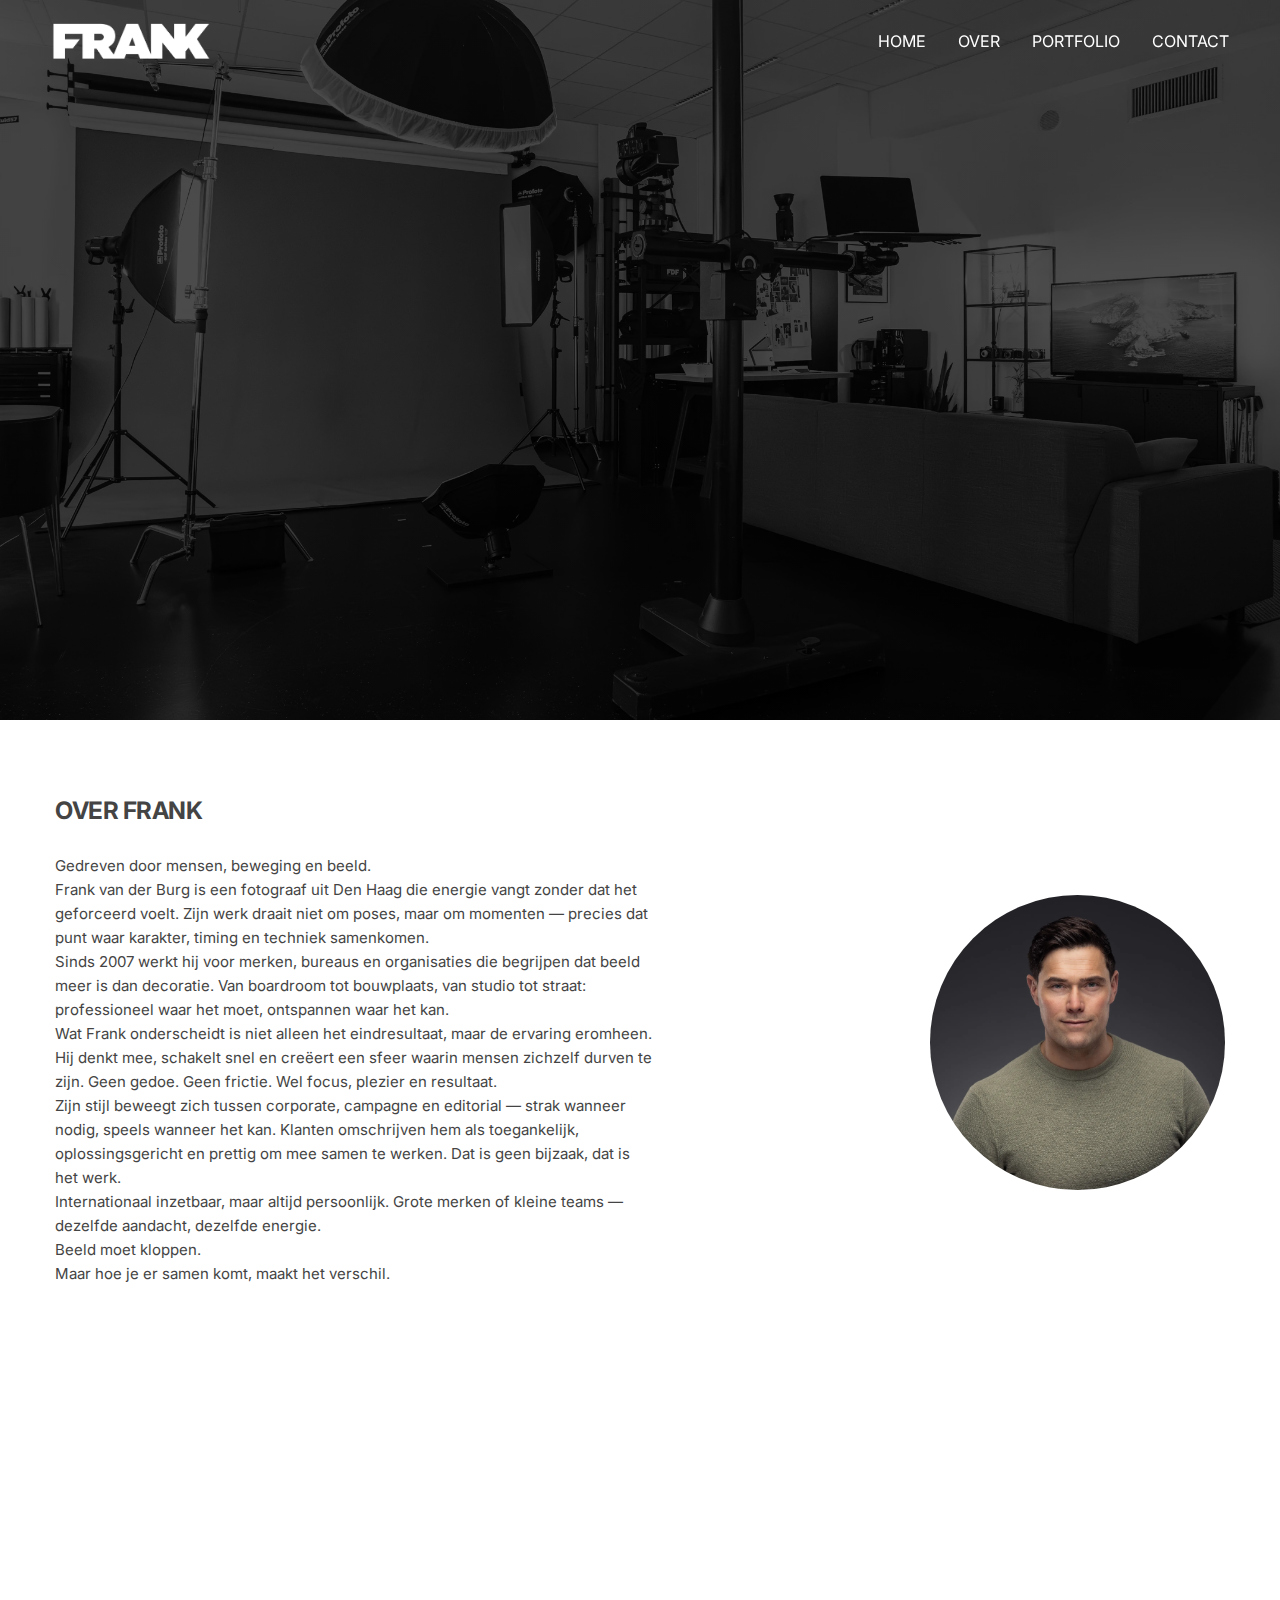
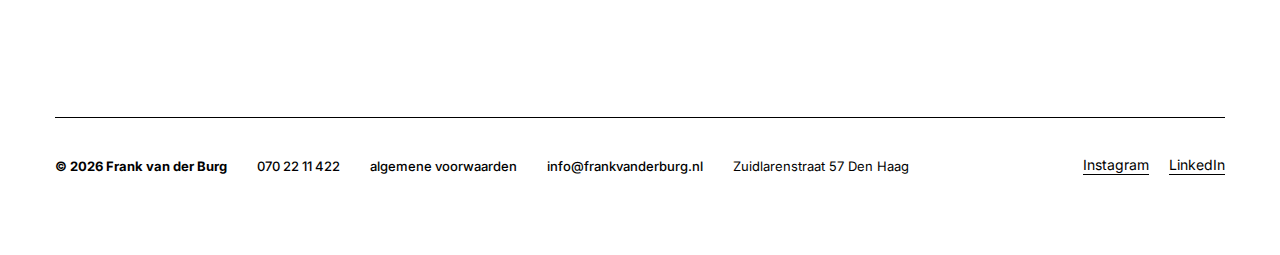
<file: about.html>
<!doctype html>
<html lang="en">
	<head>
		<meta charset="UTF-8">
		<meta name="viewport" content="width=device-width, initial-scale=1.0">
		<link rel="shortcut icon" href="./assets/img/fav.png">
		<meta name="keywords" content="Frank fotograaf Den Haag, over Frank, fotograaf biografie, professionele fotograaf">
		<meta name="description" content="Over Frank - ervaren fotograaf uit Den Haag met passie voor hoogwaardige, persoonlijke beelden en uitgebreide studioprojecten.">
		<title>Over Frank — Professionele Fotograaf Den Haag</title>
		<link rel="modulepreload" crossorigin href="./js/common.min.js?v=1770888027331">
		<script type="module" crossorigin="" src="./js/main.min.js?v=1770888027331"></script>
		<script type="module" crossorigin="" src="./js/watcher.min.js?v=1770888027331"></script>
		<link rel="stylesheet" crossorigin="" href="./css/main.min.css?v=1770888027331">
	</head>
	<body>
		<div class="wrapper">
			<header data-fls-header="" data-fls-header-scroll="" class="header">
				<div class="header__container">
					<a href="/" class="header__logos">
						<div class="header__logo header__logo--white">
							<picture>
								<source media="(max-width: 600px)" srcset="./assets/img/logo-white-600.webp" type="image/webp">
								<source media="(max-width: 1200px)" srcset="./assets/img/logo-white-1200.webp" type="image/webp">
								<img alt="Image" src="./assets/img/logo-white.webp">
							</picture>
						</div>
						<div class="header__logo header__logo--black">
							<picture>
								<source media="(max-width: 600px)" srcset="./assets/img/logo-black-600.webp" type="image/webp">
								<source media="(max-width: 1200px)" srcset="./assets/img/logo-black-1200.webp" type="image/webp">
								<img alt="Image" src="./assets/img/logo-black.webp">
							</picture>
						</div>
					</a>
					<div class="header__menu menu">
						<button type="button" data-fls-menu="" class="menu__icon icon-menu">
							<span></span>
						</button>
						<nav class="menu__body">
							<ul class="menu__list">
								<li class="menu__item">
									<a href="/" class="menu__link">Home</a>
								</li>
								<li class="menu__item">
									<a href="/about.html" class="menu__link">Over</a>
								</li>
								<li class="menu__item">
									<a href="/portfolio.html" class="menu__link">Portfolio</a>
								</li>
								<li class="menu__item">
									<a href="contact.html" class="menu__link">Contact</a>
								</li>
							</ul>
						</nav>
					</div>
				</div>
			</header>
			<main class="page">
				<div data-fls-index="" class="about-main">
					<div class="about-main__image">
						<picture>
							<source media="(max-width: 600px)" srcset="./assets/img/about/main-600.webp" type="image/webp">
							<source media="(max-width: 1200px)" srcset="./assets/img/about/main-1200.webp" type="image/webp">
							<img alt="Image" src="./assets/img/about/main.webp">
						</picture>
					</div>
					<div class="about-main__container">
						<div class="about-main__content">
							<h1 class="about-main__title">Over Frank</h1>
						</div>
					</div>
				</div>
				<section class="about-section" data-fls-watcher="" data-fls-watcher-once="">
					<div class="about-section__container">
						<div class="about-section__content">
							<h2 class="about-section__title">Over Frank</h2>
							<div class="about-section__text-group">
								<p class="about-section__paragraph">
									Gedreven door mensen, beweging en beeld.
									<br>
									Frank van der Burg is een fotograaf uit Den Haag die energie vangt zonder dat het geforceerd
                    voelt. Zijn werk draait niet om poses, maar om momenten — precies dat punt waar karakter, timing
                    en techniek samenkomen.
									<br>
									Sinds 2007 werkt hij voor merken, bureaus en organisaties die begrijpen dat beeld meer is dan
                    decoratie. Van boardroom tot bouwplaats, van studio tot straat: professioneel waar het moet,
                    ontspannen waar het kan.
									<br>
									Wat Frank onderscheidt is niet alleen het eindresultaat, maar de ervaring eromheen. Hij denkt mee,
                    schakelt snel en creëert een sfeer waarin mensen zichzelf durven te zijn. Geen gedoe. Geen frictie.
                    Wel focus, plezier en resultaat.
									<br>
									Zijn stijl beweegt zich tussen corporate, campagne en editorial — strak wanneer nodig, speels
                    wanneer het kan. Klanten omschrijven hem als toegankelijk, oplossingsgericht en prettig om mee
                    samen te werken. Dat is geen bijzaak, dat is het werk.
									<br>
									Internationaal inzetbaar, maar altijd persoonlijk. Grote merken of kleine teams — dezelfde
                    aandacht, dezelfde energie.
									<br>
									Beeld moet kloppen.
									<br>
									Maar hoe je er samen komt, maakt het verschil.
								</p>
							</div>
						</div>
						<div class="about-section__image">
							<picture>
								<source media="(max-width: 600px)" srcset="./assets/img/about/portret/WebRes_FDF_1871-600.webp" type="image/webp">
								<source media="(max-width: 1200px)" srcset="./assets/img/about/portret/WebRes_FDF_1871-1200.webp" type="image/webp">
								<img alt="Image" src="./assets/img/about/portret/WebRes_FDF_1871.webp">
							</picture>
						</div>
					</div>
				</section>
				<section class="advantages" data-fls-watcher="" data-fls-watcher-once="">
					<div class="advantages__container">
						<div class="advantages__header">
							<h2 class="advantages__title" data-fls-watcher="" data-fls-watcher-once="">Het Proces</h2>
						</div>
						<div class="advantages__grid">
							<article class="advantages__item item-advantage" data-fls-watcher="" data-fls-watcher-once="">
								<h3 class="item-advantage__title">Pre-productie</h3>
								<p class="item-advantage__text">
									Alles begint met helderheid.
                    We bespreken doel, deadline, doelgroep, stijl en planning zodat iedereen dezelfde richting ziet.
                    Voorbereid, voorspelbaar, professioneel.
                    Geen losse eindjes — wel overzicht en rust vóór de shoot.
								</p>
							</article>
							<article class="advantages__item item-advantage" data-fls-watcher="" data-fls-watcher-once="">
								<h3 class="item-advantage__title">Productie</h3>
								<p class="item-advantage__text">
									De shoot zelf draait om focus én sfeer.
                    Realtime meekijken op de monitor, korte lijnen en ruimte voor co-creatie.
                    Tempo waar het kan, aandacht waar het moet.
								</p>
							</article>
							<article class="advantages__item item-advantage" data-fls-watcher="" data-fls-watcher-once="">
								<h3 class="item-advantage__title">Preview</h3>
								<p class="item-advantage__text">
									Binnen meestal 1-2 werkdagen ontvang je een eerste selectie.
                    Snel, overzichtelijk en zonder gedoe.
                    Via mail of gallery — wat het beste past bij het project.
								</p>
							</article>
							<article class="advantages__item item-advantage" data-fls-watcher="" data-fls-watcher-once="">
								<h3 class="item-advantage__title">Post-productie</h3>
								<p class="item-advantage__text">
									De afwerking waarin het verschil zichtbaar wordt.
                    Kleur, contrast en details afgestemd op de toepassing.
                    Opgeleverd volgens afgesproken specificaties — web, print of campagne.
								</p>
							</article>
						</div>
					</div>
				</section>
				<div class="about-portfolio" data-fls-watcher="" data-fls-watcher-once="">
					<div class="about-portfolio__container">
						<div class="main-portfolio__items main-portfolio__items--1">
							<div class="main-portfolio__sizer"></div>
							<div class="main-portfolio__item">
								<div class="main-portfolio__image">
									<picture>
										<source media="(max-width: 600px)" srcset="./assets/img/about/Masonry/1386_FvdB_20200306-600.webp" type="image/webp">
										<source media="(max-width: 1200px)" srcset="./assets/img/about/Masonry/1386_FvdB_20200306-1200.webp" type="image/webp">
										<img alt="Image" src="./assets/img/about/Masonry/1386_FvdB_20200306.webp">
									</picture>
								</div>
							</div>
							<div class="main-portfolio__item">
								<div class="main-portfolio__image">
									<picture>
										<source media="(max-width: 600px)" srcset="./assets/img/about/Masonry/FvdB_fotograaf023-600.webp" type="image/webp">
										<img alt="Image" src="./assets/img/about/Masonry/FvdB_fotograaf023.webp">
									</picture>
								</div>
							</div>
							<div class="main-portfolio__item">
								<div class="main-portfolio__image">
									<picture>
										<source media="(max-width: 600px)" srcset="./assets/img/about/Masonry/IMG_2833-600.webp" type="image/webp">
										<img alt="Image" src="./assets/img/about/Masonry/IMG_2833.webp">
									</picture>
								</div>
							</div>
							<div class="main-portfolio__item">
								<div class="main-portfolio__image">
									<picture>
										<source media="(max-width: 600px)" srcset="./assets/img/about/Masonry/Frankdefotograaf_studio_denHaag_zw002-600.webp" type="image/webp">
										<source media="(max-width: 1200px)" srcset="./assets/img/about/Masonry/Frankdefotograaf_studio_denHaag_zw002-1200.webp" type="image/webp">
										<img alt="Image" src="./assets/img/about/Masonry/Frankdefotograaf_studio_denHaag_zw002.webp">
									</picture>
								</div>
							</div>
							<div class="main-portfolio__item">
								<div class="main-portfolio__image">
									<picture>
										<source media="(max-width: 600px)" srcset="./assets/img/about/Masonry/Frankdefotograaf_studio_denHaag_zw004-600.webp" type="image/webp">
										<source media="(max-width: 1200px)" srcset="./assets/img/about/Masonry/Frankdefotograaf_studio_denHaag_zw004-1200.webp" type="image/webp">
										<img alt="Image" src="./assets/img/about/Masonry/Frankdefotograaf_studio_denHaag_zw004.webp">
									</picture>
								</div>
							</div>
							<div class="main-portfolio__item">
								<div class="main-portfolio__image">
									<picture>
										<source media="(max-width: 600px)" srcset="./assets/img/about/Masonry/Frankdefotograaf_studio_denHaag_zw007-600.webp" type="image/webp">
										<source media="(max-width: 1200px)" srcset="./assets/img/about/Masonry/Frankdefotograaf_studio_denHaag_zw007-1200.webp" type="image/webp">
										<img alt="Image" src="./assets/img/about/Masonry/Frankdefotograaf_studio_denHaag_zw007.webp">
									</picture>
								</div>
							</div>
							<div class="main-portfolio__item">
								<div class="main-portfolio__image">
									<picture>
										<source media="(max-width: 600px)" srcset="./assets/img/about/Masonry/FvdB_fotograaf001-600.webp" type="image/webp">
										<source media="(max-width: 1200px)" srcset="./assets/img/about/Masonry/FvdB_fotograaf001-1200.webp" type="image/webp">
										<img alt="Image" src="./assets/img/about/Masonry/FvdB_fotograaf001.webp">
									</picture>
								</div>
							</div>
							<div class="main-portfolio__item">
								<div class="main-portfolio__image">
									<picture>
										<source media="(max-width: 600px)" srcset="./assets/img/about/Masonry/FvdB_fotograaf003-600.webp" type="image/webp">
										<source media="(max-width: 1200px)" srcset="./assets/img/about/Masonry/FvdB_fotograaf003-1200.webp" type="image/webp">
										<img alt="Image" src="./assets/img/about/Masonry/FvdB_fotograaf003.webp">
									</picture>
								</div>
							</div>
							<div class="main-portfolio__item">
								<div class="main-portfolio__image">
									<picture>
										<source media="(max-width: 600px)" srcset="./assets/img/about/Masonry/FvdB_fotograaf004-600.webp" type="image/webp">
										<source media="(max-width: 1200px)" srcset="./assets/img/about/Masonry/FvdB_fotograaf004-1200.webp" type="image/webp">
										<img alt="Image" src="./assets/img/about/Masonry/FvdB_fotograaf004.webp">
									</picture>
								</div>
							</div>
							<div class="main-portfolio__item">
								<div class="main-portfolio__image">
									<picture>
										<source media="(max-width: 600px)" srcset="./assets/img/about/Masonry/FvdB_fotograaf006-600.webp" type="image/webp">
										<source media="(max-width: 1200px)" srcset="./assets/img/about/Masonry/FvdB_fotograaf006-1200.webp" type="image/webp">
										<img alt="Image" src="./assets/img/about/Masonry/FvdB_fotograaf006.webp">
									</picture>
								</div>
							</div>
							<div class="main-portfolio__item">
								<div class="main-portfolio__image">
									<picture>
										<source media="(max-width: 600px)" srcset="./assets/img/about/Masonry/FvdB_fotograaf009-600.webp" type="image/webp">
										<source media="(max-width: 1200px)" srcset="./assets/img/about/Masonry/FvdB_fotograaf009-1200.webp" type="image/webp">
										<img alt="Image" src="./assets/img/about/Masonry/FvdB_fotograaf009.webp">
									</picture>
								</div>
							</div>
							<div class="main-portfolio__item">
								<div class="main-portfolio__image">
									<picture>
										<source media="(max-width: 600px)" srcset="./assets/img/about/Masonry/FvdB_fotograaf010-600.webp" type="image/webp">
										<source media="(max-width: 1200px)" srcset="./assets/img/about/Masonry/FvdB_fotograaf010-1200.webp" type="image/webp">
										<img alt="Image" src="./assets/img/about/Masonry/FvdB_fotograaf010.webp">
									</picture>
								</div>
							</div>
							<div class="main-portfolio__item">
								<div class="main-portfolio__image">
									<picture>
										<source media="(max-width: 600px)" srcset="./assets/img/about/Masonry/FvdB_fotograaf014-600.webp" type="image/webp">
										<img alt="Image" src="./assets/img/about/Masonry/FvdB_fotograaf014.webp">
									</picture>
								</div>
							</div>
							<div class="main-portfolio__item">
								<div class="main-portfolio__image">
									<picture>
										<source media="(max-width: 600px)" srcset="./assets/img/about/Masonry/FvdB_fotograaf015-600.webp" type="image/webp">
										<source media="(max-width: 1200px)" srcset="./assets/img/about/Masonry/FvdB_fotograaf015-1200.webp" type="image/webp">
										<img alt="Image" src="./assets/img/about/Masonry/FvdB_fotograaf015.webp">
									</picture>
								</div>
							</div>
							<div class="main-portfolio__item">
								<div class="main-portfolio__image">
									<picture>
										<source media="(max-width: 600px)" srcset="./assets/img/about/Masonry/FvdB_fotograaf019-600.webp" type="image/webp">
										<source media="(max-width: 1200px)" srcset="./assets/img/about/Masonry/FvdB_fotograaf019-1200.webp" type="image/webp">
										<img alt="Image" src="./assets/img/about/Masonry/FvdB_fotograaf019.webp">
									</picture>
								</div>
							</div>
							<div class="main-portfolio__item">
								<div class="main-portfolio__image">
									<picture>
										<source media="(max-width: 600px)" srcset="./assets/img/about/Masonry/FvdB_fotograaf020-600.webp" type="image/webp">
										<source media="(max-width: 1200px)" srcset="./assets/img/about/Masonry/FvdB_fotograaf020-1200.webp" type="image/webp">
										<img alt="Image" src="./assets/img/about/Masonry/FvdB_fotograaf020.webp">
									</picture>
								</div>
							</div>
							<div class="main-portfolio__item">
								<div class="main-portfolio__image">
									<picture>
										<source media="(max-width: 600px)" srcset="./assets/img/about/Masonry/FvdB_fotograaf022-600.webp" type="image/webp">
										<img alt="Image" src="./assets/img/about/Masonry/FvdB_fotograaf022.webp">
									</picture>
								</div>
							</div>
							<div class="main-portfolio__item">
								<div class="main-portfolio__image">
									<picture>
										<source media="(max-width: 600px)" srcset="./assets/img/about/Masonry/3459_FvdB_20200325-600.webp" type="image/webp">
										<source media="(max-width: 1200px)" srcset="./assets/img/about/Masonry/3459_FvdB_20200325-1200.webp" type="image/webp">
										<img alt="Image" src="./assets/img/about/Masonry/3459_FvdB_20200325.webp">
									</picture>
								</div>
							</div>
							<div class="main-portfolio__item">
								<div class="main-portfolio__image">
									<picture>
										<source media="(max-width: 600px)" srcset="./assets/img/about/Masonry/FvdB_fotograaf024-600.webp" type="image/webp">
										<img alt="Image" src="./assets/img/about/Masonry/FvdB_fotograaf024.webp">
									</picture>
								</div>
							</div>
							<div class="main-portfolio__item">
								<div class="main-portfolio__image">
									<picture>
										<source media="(max-width: 600px)" srcset="./assets/img/about/Masonry/Frankdefotograaf_studio_denHaag_006-600.webp" type="image/webp">
										<source media="(max-width: 1200px)" srcset="./assets/img/about/Masonry/Frankdefotograaf_studio_denHaag_006-1200.webp" type="image/webp">
										<img alt="Image" src="./assets/img/about/Masonry/Frankdefotograaf_studio_denHaag_006.webp">
									</picture>
								</div>
							</div>
							<div class="main-portfolio__item">
								<div class="main-portfolio__image">
									<picture>
										<source media="(max-width: 600px)" srcset="./assets/img/about/Masonry/IMG_4037-600.webp" type="image/webp">
										<source media="(max-width: 1200px)" srcset="./assets/img/about/Masonry/IMG_4037-1200.webp" type="image/webp">
										<img alt="Image" src="./assets/img/about/Masonry/IMG_4037.webp">
									</picture>
								</div>
							</div>
							<div class="main-portfolio__item">
								<div class="main-portfolio__image">
									<picture>
										<source media="(max-width: 600px)" srcset="./assets/img/about/Masonry/WebRes_PHOTO-2023-11-15-11-14-07-600.webp" type="image/webp">
										<img alt="Image" src="./assets/img/about/Masonry/WebRes_PHOTO-2023-11-15-11-14-07.webp">
									</picture>
								</div>
							</div>
							<div class="main-portfolio__item">
								<div class="main-portfolio__image">
									<picture>
										<source media="(max-width: 600px)" srcset="./assets/img/about/Masonry/WebRes_PHOTO-2024-04-12-20-31-45-600.webp" type="image/webp">
										<img alt="Image" src="./assets/img/about/Masonry/WebRes_PHOTO-2024-04-12-20-31-45.webp">
									</picture>
								</div>
							</div>
							<div class="main-portfolio__item">
								<div class="main-portfolio__image">
									<picture>
										<source media="(max-width: 600px)" srcset="./assets/img/about/Masonry/3319_FvdB_20200325-600.webp" type="image/webp">
										<source media="(max-width: 1200px)" srcset="./assets/img/about/Masonry/3319_FvdB_20200325-1200.webp" type="image/webp">
										<img alt="Image" src="./assets/img/about/Masonry/3319_FvdB_20200325.webp">
									</picture>
								</div>
							</div>
						</div>
					</div>
				</div>
			</main>
			<footer data-fls-footer="" class="footer">
				<div class="footer__container">
					<div class="footer__bottom">
						<div class="footer__info">
							<p class="footer__copy">© 2026 Frank van der Burg</p>
							<a href="tel:0702211422" class="footer__contact-link">070 22 11 422</a>
							<a href="/algemene-voorwaarden.html" class="footer__contact-link">algemene voorwaarden</a>
							<a href="mailto:info@frankvanderburg.nl" class="footer__contact-link">info@frankvanderburg.nl</a>
							<p class="footer__address">Zuidlarenstraat 57 Den Haag</p>
						</div>
						<div class="footer__socials">
							<a href="https://www.instagram.com/frankdefotograaf/" target="_blank" class="footer__social-link">Instagram</a>
							<a href="https://nl.linkedin.com/in/fvanderburg" target="_blank" class="footer__social-link">LinkedIn</a>
						</div>
					</div>
				</div>
			</footer>
		</div>
	</body>
</html>
</file>
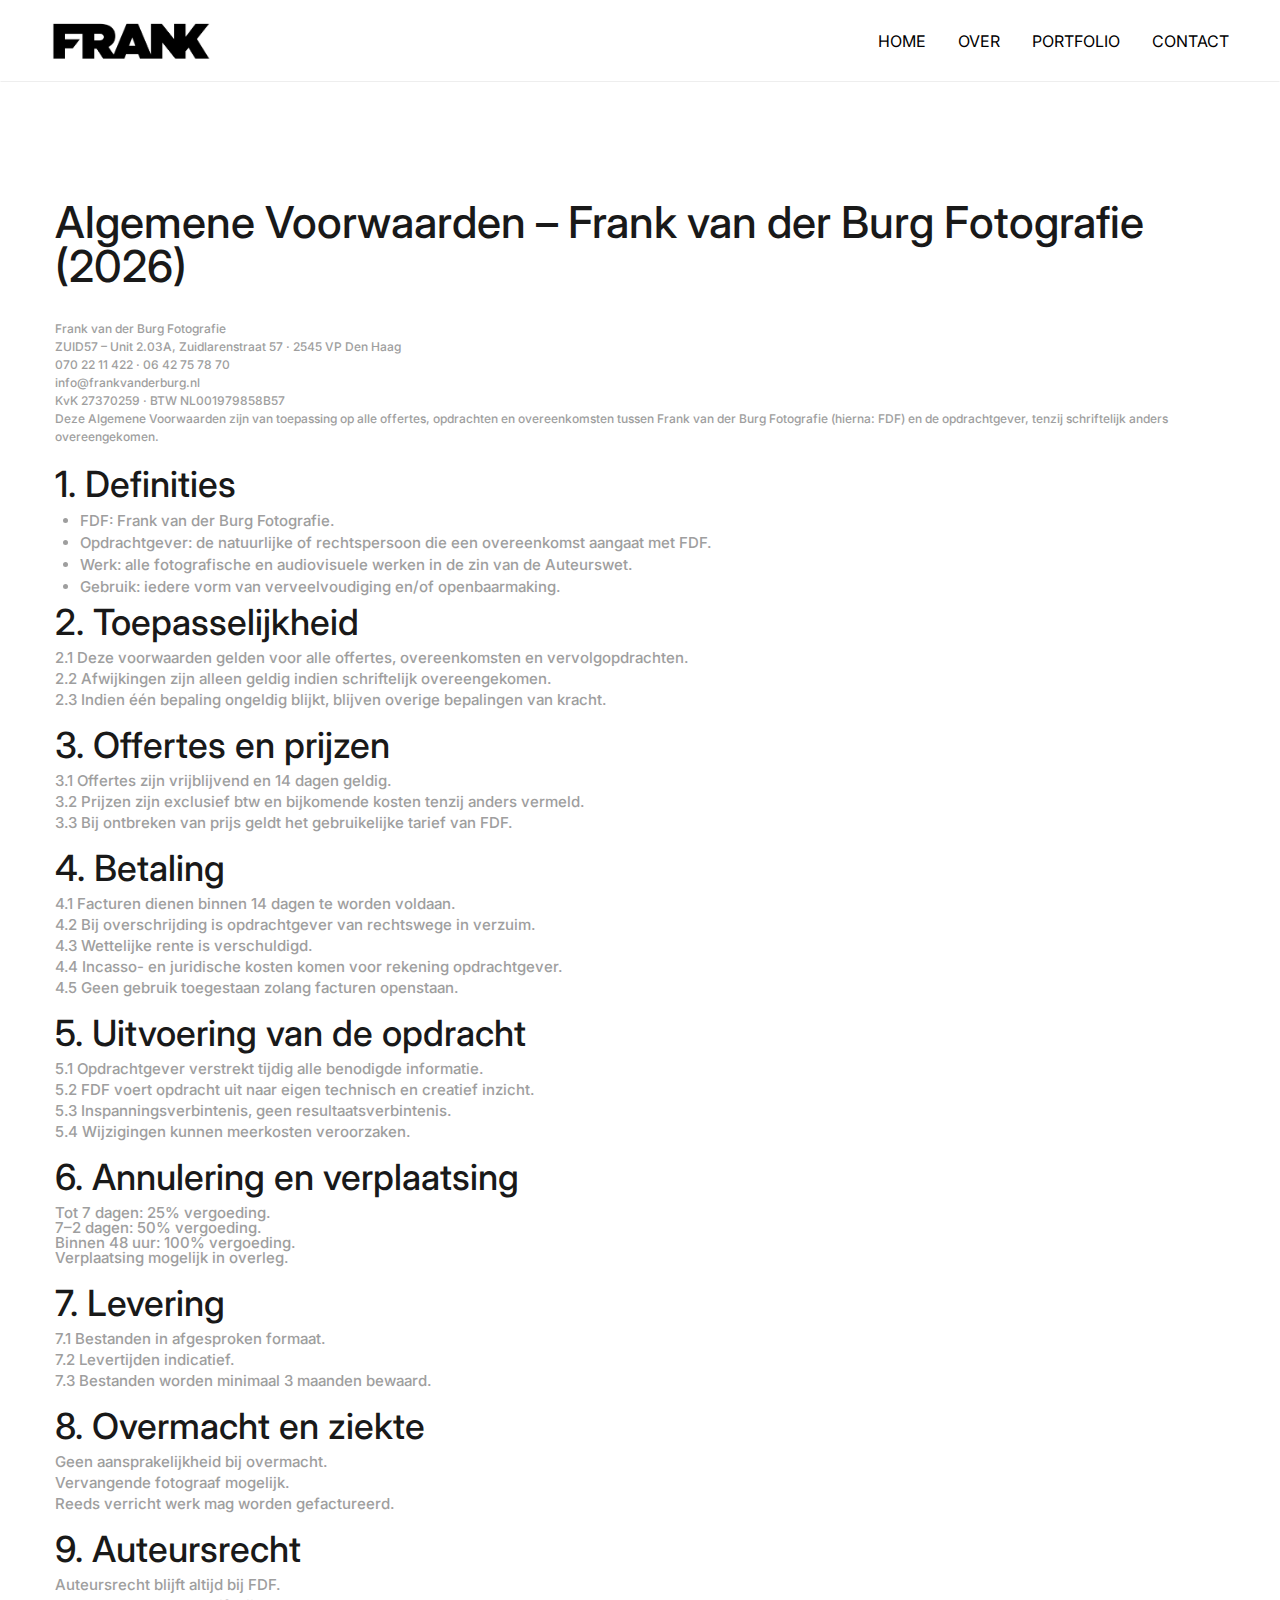
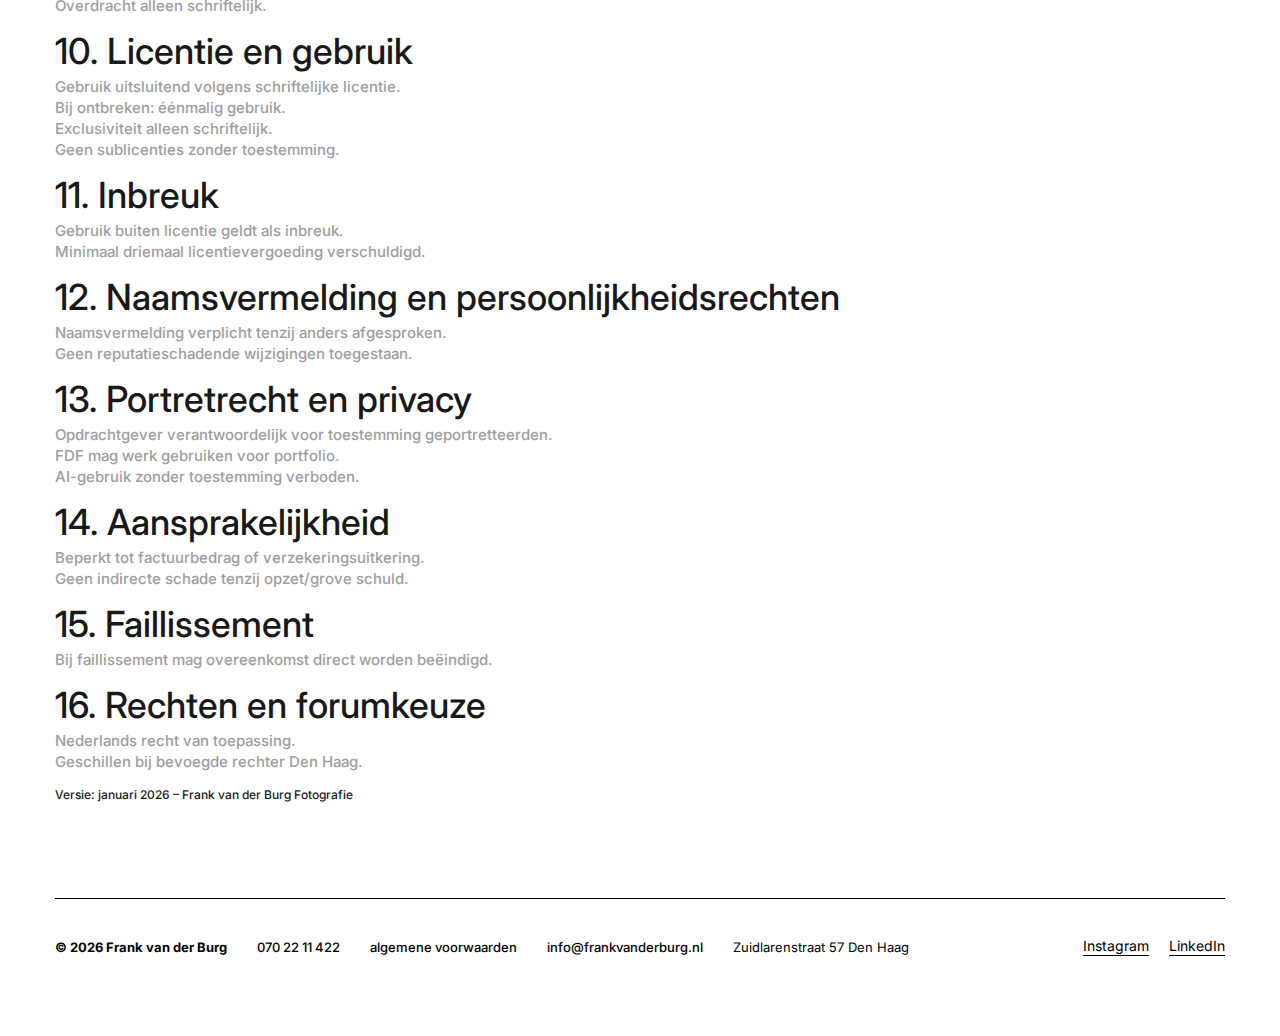
<file: algemene-voorwaarden.html>
<!doctype html>
<html lang="en">
	<head>
		<meta charset="UTF-8">
		<meta name="viewport" content="width=device-width, initial-scale=1.0">
		<link rel="shortcut icon" href="./assets/img/fav.png">
		<meta name="keywords" content="algemene voorwaarden, voorwaarden fotografie, terms conditions">
		<meta name="description" content="Lees de algemene voorwaarden van Frank de Fotograaf voor fotografie diensten.">
		<title>Algemene Voorwaarden</title>
		<link rel="modulepreload" crossorigin href="./js/common.min.js?v=1770888027330">
		<script type="module" crossorigin="" src="./js/main.min.js?v=1770888027330"></script>
		<link rel="stylesheet" crossorigin="" href="./css/main.min.css?v=1770888027330">
	</head>
	<body>
		<div class="wrapper">
			<header data-fls-header="" data-fls-header-scroll="" class="header header--black">
				<div class="header__container">
					<a href="/" class="header__logos">
						<div class="header__logo header__logo--white">
							<picture>
								<source media="(max-width: 600px)" srcset="./assets/img/logo-white-600.webp" type="image/webp">
								<source media="(max-width: 1200px)" srcset="./assets/img/logo-white-1200.webp" type="image/webp">
								<img alt="Image" src="./assets/img/logo-white.webp">
							</picture>
						</div>
						<div class="header__logo header__logo--black">
							<picture>
								<source media="(max-width: 600px)" srcset="./assets/img/logo-black-600.webp" type="image/webp">
								<source media="(max-width: 1200px)" srcset="./assets/img/logo-black-1200.webp" type="image/webp">
								<img alt="Image" src="./assets/img/logo-black.webp">
							</picture>
						</div>
					</a>
					<div class="header__menu menu">
						<button type="button" data-fls-menu="" class="menu__icon icon-menu">
							<span></span>
						</button>
						<nav class="menu__body">
							<ul class="menu__list">
								<li class="menu__item">
									<a href="/" class="menu__link">Home</a>
								</li>
								<li class="menu__item">
									<a href="/about.html" class="menu__link">Over</a>
								</li>
								<li class="menu__item">
									<a href="/portfolio.html" class="menu__link">Portfolio</a>
								</li>
								<li class="menu__item">
									<a href="contact.html" class="menu__link">Contact</a>
								</li>
							</ul>
						</nav>
					</div>
				</div>
			</header>
			<main class="page">
				<div data-fls-index="" class="algemene">
					<div class="algemene__container">
						<div class="algemene__body">
							<h1 class="algemene__title">Algemene Voorwaarden – Frank van der Burg Fotografie (2026)</h1>
							<div class="algemene__description">
								Frank van der Burg Fotografie
								<br>
								ZUID57 – Unit 2.03A, Zuidlarenstraat 57 · 2545 VP Den Haag
								<br>
								070 22 11 422 · 06 42 75 78 70
								<br>
								info@frankvanderburg.nl
								<br>
								KvK 27370259 · BTW NL001979858B57
								<br>
								Deze Algemene Voorwaarden zijn van toepassing op alle offertes, opdrachten en overeenkomsten
                tussen Frank van der Burg Fotografie (hierna: FDF) en de opdrachtgever, tenzij schriftelijk anders overeengekomen.
							</div>
							<div class="algemene__block">
								<h2>1. Definities</h2>
								<ul class="circle">
									<li>FDF: Frank van der Burg Fotografie.</li>
									<li>
										Opdrachtgever: de natuurlijke of rechtspersoon die een overeenkomst aangaat met FDF.
									</li>
									<li>Werk: alle fotografische en audiovisuele werken in de zin van de Auteurswet.</li>
									<li>Gebruik: iedere vorm van verveelvoudiging en/of openbaarmaking.</li>
								</ul>
								<h2>2. Toepasselijkheid</h2>
								<div class="algemene__items">
									<div class="algemene__item">
										2.1 Deze voorwaarden gelden voor alle offertes, overeenkomsten en vervolgopdrachten.
									</div>
									<div class="algemene__item">2.2 Afwijkingen zijn alleen geldig indien schriftelijk overeengekomen.</div>
									<div class="algemene__item">2.3 Indien één bepaling ongeldig blijkt, blijven overige bepalingen van kracht.</div>
								</div>
								<h2>3. Offertes en prijzen</h2>
								<div class="algemene__items">
									<div class="algemene__item">3.1 Offertes zijn vrijblijvend en 14 dagen geldig.</div>
									<div class="algemene__item">3.2 Prijzen zijn exclusief btw en bijkomende kosten tenzij anders vermeld.</div>
									<div class="algemene__item">3.3 Bij ontbreken van prijs geldt het gebruikelijke tarief van FDF.</div>
								</div>
								<h2>4. Betaling</h2>
								<div class="algemene__items">
									<div class="algemene__item">4.1 Facturen dienen binnen 14 dagen te worden voldaan.</div>
									<div class="algemene__item">4.2 Bij overschrijding is opdrachtgever van rechtswege in verzuim.</div>
									<div class="algemene__item">4.3 Wettelijke rente is verschuldigd.</div>
									<div class="algemene__item">4.4 Incasso- en juridische kosten komen voor rekening opdrachtgever.</div>
									<div class="algemene__item">4.5 Geen gebruik toegestaan zolang facturen openstaan.</div>
								</div>
								<h2>5. Uitvoering van de opdracht</h2>
								<div class="algemene__items">
									<div class="algemene__item">5.1 Opdrachtgever verstrekt tijdig alle benodigde informatie.</div>
									<div class="algemene__item">5.2 FDF voert opdracht uit naar eigen technisch en creatief inzicht.</div>
									<div class="algemene__item">5.3 Inspanningsverbintenis, geen resultaatsverbintenis.</div>
									<div class="algemene__item">5.4 Wijzigingen kunnen meerkosten veroorzaken.</div>
								</div>
								<h2>6. Annulering en verplaatsing</h2>
								<div class="algemene__items">
									<div class="algemene__item">
										Tot 7 dagen: 25% vergoeding.
										<br>
										7–2 dagen: 50% vergoeding.
										<br>
										Binnen 48 uur: 100% vergoeding.
										<br>
										Verplaatsing mogelijk in overleg.
									</div>
								</div>
								<h2>7. Levering</h2>
								<div class="algemene__items">
									<div class="algemene__item">7.1 Bestanden in afgesproken formaat.</div>
									<div class="algemene__item">7.2 Levertijden indicatief.</div>
									<div class="algemene__item">7.3 Bestanden worden minimaal 3 maanden bewaard.</div>
								</div>
								<h2>8. Overmacht en ziekte</h2>
								<div class="algemene__items">
									<div class="algemene__item">Geen aansprakelijkheid bij overmacht.</div>
									<div class="algemene__item">Vervangende fotograaf mogelijk.</div>
									<div class="algemene__item">Reeds verricht werk mag worden gefactureerd.</div>
								</div>
								<h2>9. Auteursrecht</h2>
								<div class="algemene__items">
									<div class="algemene__item">Auteursrecht blijft altijd bij FDF.</div>
									<div class="algemene__item">Overdracht alleen schriftelijk.</div>
								</div>
								<h2>10. Licentie en gebruik</h2>
								<div class="algemene__items">
									<div class="algemene__item">Gebruik uitsluitend volgens schriftelijke licentie.</div>
									<div class="algemene__item">Bij ontbreken: éénmalig gebruik.</div>
									<div class="algemene__item">Exclusiviteit alleen schriftelijk.</div>
									<div class="algemene__item">Geen sublicenties zonder toestemming.</div>
								</div>
								<h2>11. Inbreuk</h2>
								<div class="algemene__items">
									<div class="algemene__item">Gebruik buiten licentie geldt als inbreuk.</div>
									<div class="algemene__item">Minimaal driemaal licentievergoeding verschuldigd.</div>
								</div>
								<h2>12. Naamsvermelding en persoonlijkheidsrechten</h2>
								<div class="algemene__items">
									<div class="algemene__item">Naamsvermelding verplicht tenzij anders afgesproken.</div>
									<div class="algemene__item">Geen reputatieschadende wijzigingen toegestaan.</div>
								</div>
								<h2>13. Portretrecht en privacy</h2>
								<div class="algemene__items">
									<div class="algemene__item">Opdrachtgever verantwoordelijk voor toestemming geportretteerden.</div>
									<div class="algemene__item">FDF mag werk gebruiken voor portfolio.</div>
									<div class="algemene__item">AI-gebruik zonder toestemming verboden.</div>
								</div>
								<h2>14. Aansprakelijkheid</h2>
								<div class="algemene__items">
									<div class="algemene__item">Beperkt tot factuurbedrag of verzekeringsuitkering.</div>
									<div class="algemene__item">Geen indirecte schade tenzij opzet/grove schuld.</div>
								</div>
								<h2>15. Faillissement</h2>
								<div class="algemene__items">
									<div class="algemene__item">Bij faillissement mag overeenkomst direct worden beëindigd.</div>
								</div>
								<h2>16. Rechten en forumkeuze</h2>
								<div class="algemene__items">
									<div class="algemene__item">Nederlands recht van toepassing.</div>
									<div class="algemene__item">Geschillen bij bevoegde rechter Den Haag.</div>
								</div>
							</div>
							<div class="algemene__summary">Versie: januari 2026 – Frank van der Burg Fotografie</div>
						</div>
					</div>
				</div>
			</main>
			<footer data-fls-footer="" class="footer">
				<div class="footer__container">
					<div class="footer__bottom">
						<div class="footer__info">
							<p class="footer__copy">© 2026 Frank van der Burg</p>
							<a href="tel:0702211422" class="footer__contact-link">070 22 11 422</a>
							<a href="/algemene-voorwaarden.html" class="footer__contact-link">algemene voorwaarden</a>
							<a href="mailto:info@frankvanderburg.nl" class="footer__contact-link">info@frankvanderburg.nl</a>
							<p class="footer__address">Zuidlarenstraat 57 Den Haag</p>
						</div>
						<div class="footer__socials">
							<a href="https://www.instagram.com/frankdefotograaf/" target="_blank" class="footer__social-link">Instagram</a>
							<a href="https://nl.linkedin.com/in/fvanderburg" target="_blank" class="footer__social-link">LinkedIn</a>
						</div>
					</div>
				</div>
			</footer>
		</div>
	</body>
</html>
</file>
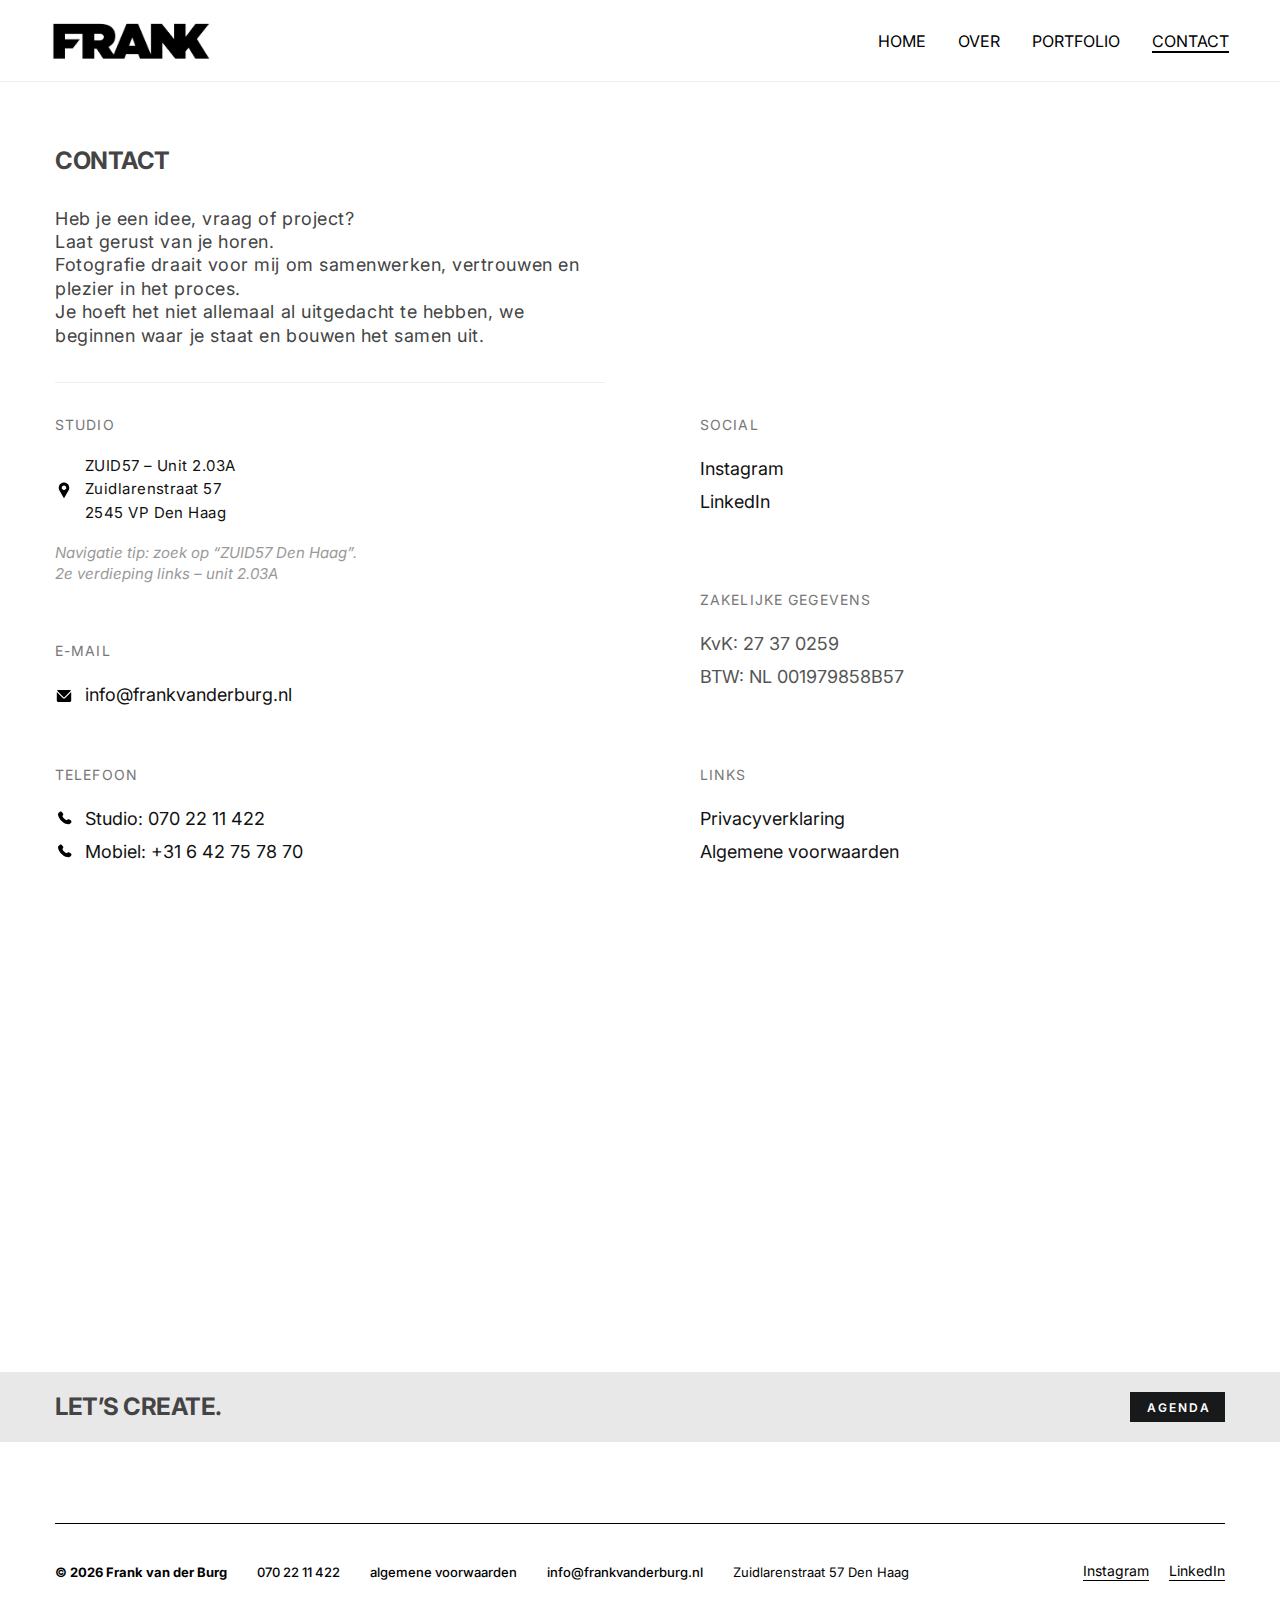
<file: contact.html>
<!doctype html>
<html lang="en">
	<head>
		<meta charset="UTF-8">
		<meta name="viewport" content="width=device-width, initial-scale=1.0">
		<link rel="shortcut icon" href="./assets/img/fav.png">
		<meta name="keywords" content="contact fotograaf Den Haag, Frank boeken, fotografering aanvragen, fotograaf Frank Den Haag">
		<meta name="description" content="Contact Frank - fotograaf in Den Haag. Boek professionele fotografie voor portretten, commerciële projecten en events. Beschikbaar in Nederland en internationaal.">
		<title>Contact Fotograaf Den Haag — Frank Boeken</title>
		<link rel="modulepreload" crossorigin href="./js/common.min.js?v=1770888027330">
		<script type="module" crossorigin="" src="./js/main.min.js?v=1770888027330"></script>
		<link rel="stylesheet" crossorigin="" href="./css/main.min.css?v=1770888027330">
	</head>
	<body>
		<div class="wrapper">
			<header data-fls-header="" data-fls-header-scroll="" class="header header--black">
				<div class="header__container">
					<a href="/" class="header__logos">
						<div class="header__logo header__logo--white">
							<picture>
								<source media="(max-width: 600px)" srcset="./assets/img/logo-white-600.webp" type="image/webp">
								<source media="(max-width: 1200px)" srcset="./assets/img/logo-white-1200.webp" type="image/webp">
								<img alt="Image" src="./assets/img/logo-white.webp">
							</picture>
						</div>
						<div class="header__logo header__logo--black">
							<picture>
								<source media="(max-width: 600px)" srcset="./assets/img/logo-black-600.webp" type="image/webp">
								<source media="(max-width: 1200px)" srcset="./assets/img/logo-black-1200.webp" type="image/webp">
								<img alt="Image" src="./assets/img/logo-black.webp">
							</picture>
						</div>
					</a>
					<div class="header__menu menu">
						<button type="button" data-fls-menu="" class="menu__icon icon-menu">
							<span></span>
						</button>
						<nav class="menu__body">
							<ul class="menu__list">
								<li class="menu__item">
									<a href="/" class="menu__link">Home</a>
								</li>
								<li class="menu__item">
									<a href="/about.html" class="menu__link">Over</a>
								</li>
								<li class="menu__item">
									<a href="/portfolio.html" class="menu__link">Portfolio</a>
								</li>
								<li class="menu__item">
									<a href="contact.html" class="menu__link menu__link--active">Contact</a>
								</li>
							</ul>
						</nav>
					</div>
				</div>
			</header>
			<main class="page">
				<section data-fls-index="" class="contact contact-page">
					<div class="contact-page__container">
						<div class="contact-page__body">
							<div class="contact-page__info">
								<h1 class="contact-page__title title">Contact</h1>
								<div class="contact-page__text text">
									Heb je een idee, vraag of project?
									<br>
									Laat gerust van je horen.
									<br>
									Fotografie draait voor mij om samenwerken, vertrouwen en plezier in het proces.
									<br>
									Je hoeft het niet allemaal al uitgedacht te hebben, we beginnen waar je staat en bouwen het samen uit.
									<br>
								</div>
							</div>
							<div class="contact-page__columns">
								<div class="contact-page__column">
									<div class="contact-block">
										<div class="contact-block__title">Studio</div>
										<a href="https://www.google.com/maps/search/?api=1&query=ZUID57+Den+Haag" target="_blank" class="contact-link-group">
											<span class="icon">
												<img src="./assets/img/contact/location-filled-svgrepo-com.svg" alt="">
											</span>
											<span class="text">
												<span>ZUID57 – Unit 2.03A</span>
												<span>Zuidlarenstraat 57</span>
												<span>2545 VP Den Haag</span>
											</span>
										</a>
										<div class="contact-block__hint">
											Navigatie tip: zoek op “ZUID57 Den Haag”.
											<br>
											2e verdieping links – unit 2.03A
										</div>
									</div>
									<div class="contact-block">
										<div class="contact-block__title">E-mail</div>
										<a href="mailto:info@frankvanderburg.nl" class="contact-link">
											<span class="icon">
												<img src="./assets/img/contact/email-svgrepo-com.svg" alt="">
											</span>
											info@frankvanderburg.nl
										</a>
									</div>
									<div class="contact-block">
										<div class="contact-block__title">Telefoon</div>
										<a href="tel:0702211422" class="contact-link">
											<span class="icon">
												<img src="./assets/img/contact/phone-svgrepo-com.svg" alt="">
											</span>
											Studio: 070 22 11 422
										</a>
										<a href="tel:+31642757870" class="contact-link">
											<span class="icon">
												<img src="./assets/img/contact/phone-svgrepo-com.svg" alt="">
											</span>
											Mobiel: +31 6 42 75 78 70
										</a>
									</div>
								</div>
								<div class="contact__map contact__map--mobile">
									<iframe src="https://www.google.com/maps/embed?pb=!1m18!1m12!1m3!1d3832.0150626173354!2d4.266347606822571!3d52.051593969291325!2m3!1f0!2f0!3f0!3m2!1i1024!2i768!4f13.1!3m3!1m2!1s0x47c5b13f393f3811%3A0x2773251ce4856e9b!2sZuidlarenstraat%2057%2C%202545%20VP%20Den%20Haag%2C%20Netherlands!5e0!3m2!1sen!2sus!4v1769626621048!5m2!1sen!2sus" style="border:0;" allowfullscreen loading="lazy" referrerpolicy="no-referrer-when-downgrade"></iframe>
								</div>
								<div class="contact-page__column">
									<div class="contact-block contact-block--socials">
										<div class="contact-block__title">Social</div>
										<a href="https://www.instagram.com/frankdefotograaf/" target="_blank" class="contact-link">Instagram</a>
										<a href="https://nl.linkedin.com/in/fvanderburg" target="_blank" class="contact-link">LinkedIn</a>
									</div>
									<div class="contact-block">
										<div class="contact-block__title">Zakelijke gegevens</div>
										<div class="contact-link muted">KvK: 27 37 0259</div>
										<div class="contact-link muted">BTW: NL 001979858B57</div>
									</div>
									<div class="contact-block">
										<div class="contact-block__title">Links</div>
										<a href="/privacy.html" class="contact-link">Privacyverklaring</a>
										<a href="/algemene-voorwaarden.html" class="contact-link">Algemene voorwaarden</a>
									</div>
								</div>
							</div>
						</div>
					</div>
					<div class="contact__map contact__map--desktop">
						<iframe src="https://www.google.com/maps/embed?pb=!1m18!1m12!1m3!1d3832.0150626173354!2d4.266347606822571!3d52.051593969291325!2m3!1f0!2f0!3f0!3m2!1i1024!2i768!4f13.1!3m3!1m2!1s0x47c5b13f393f3811%3A0x2773251ce4856e9b!2sZuidlarenstraat%2057%2C%202545%20VP%20Den%20Haag%2C%20Netherlands!5e0!3m2!1sen!2sus!4v1769626621048!5m2!1sen!2sus" style="border:0;" allowfullscreen loading="lazy" referrerpolicy="no-referrer-when-downgrade"></iframe>
					</div>
					<div class="contact__block block-contact">
						<div class="block-contact__container">
							<h3 class="block-contact__title title">Let’s create.</h3>
							<a href="https://agenda-ffty1.appointlet.com/b/frank-van-der-burg" class="block-contact__button button">Agenda</a>
						</div>
					</div>
				</section>
			</main>
			<footer data-fls-footer="" class="footer">
				<div class="footer__container">
					<div class="footer__bottom">
						<div class="footer__info">
							<p class="footer__copy">© 2026 Frank van der Burg</p>
							<a href="tel:0702211422" class="footer__contact-link">070 22 11 422</a>
							<a href="/algemene-voorwaarden.html" class="footer__contact-link">algemene voorwaarden</a>
							<a href="mailto:info@frankvanderburg.nl" class="footer__contact-link">info@frankvanderburg.nl</a>
							<p class="footer__address">Zuidlarenstraat 57 Den Haag</p>
						</div>
						<div class="footer__socials">
							<a href="https://www.instagram.com/frankdefotograaf/" target="_blank" class="footer__social-link">Instagram</a>
							<a href="https://nl.linkedin.com/in/fvanderburg" target="_blank" class="footer__social-link">LinkedIn</a>
						</div>
					</div>
				</div>
			</footer>
		</div>
	</body>
</html>
</file>
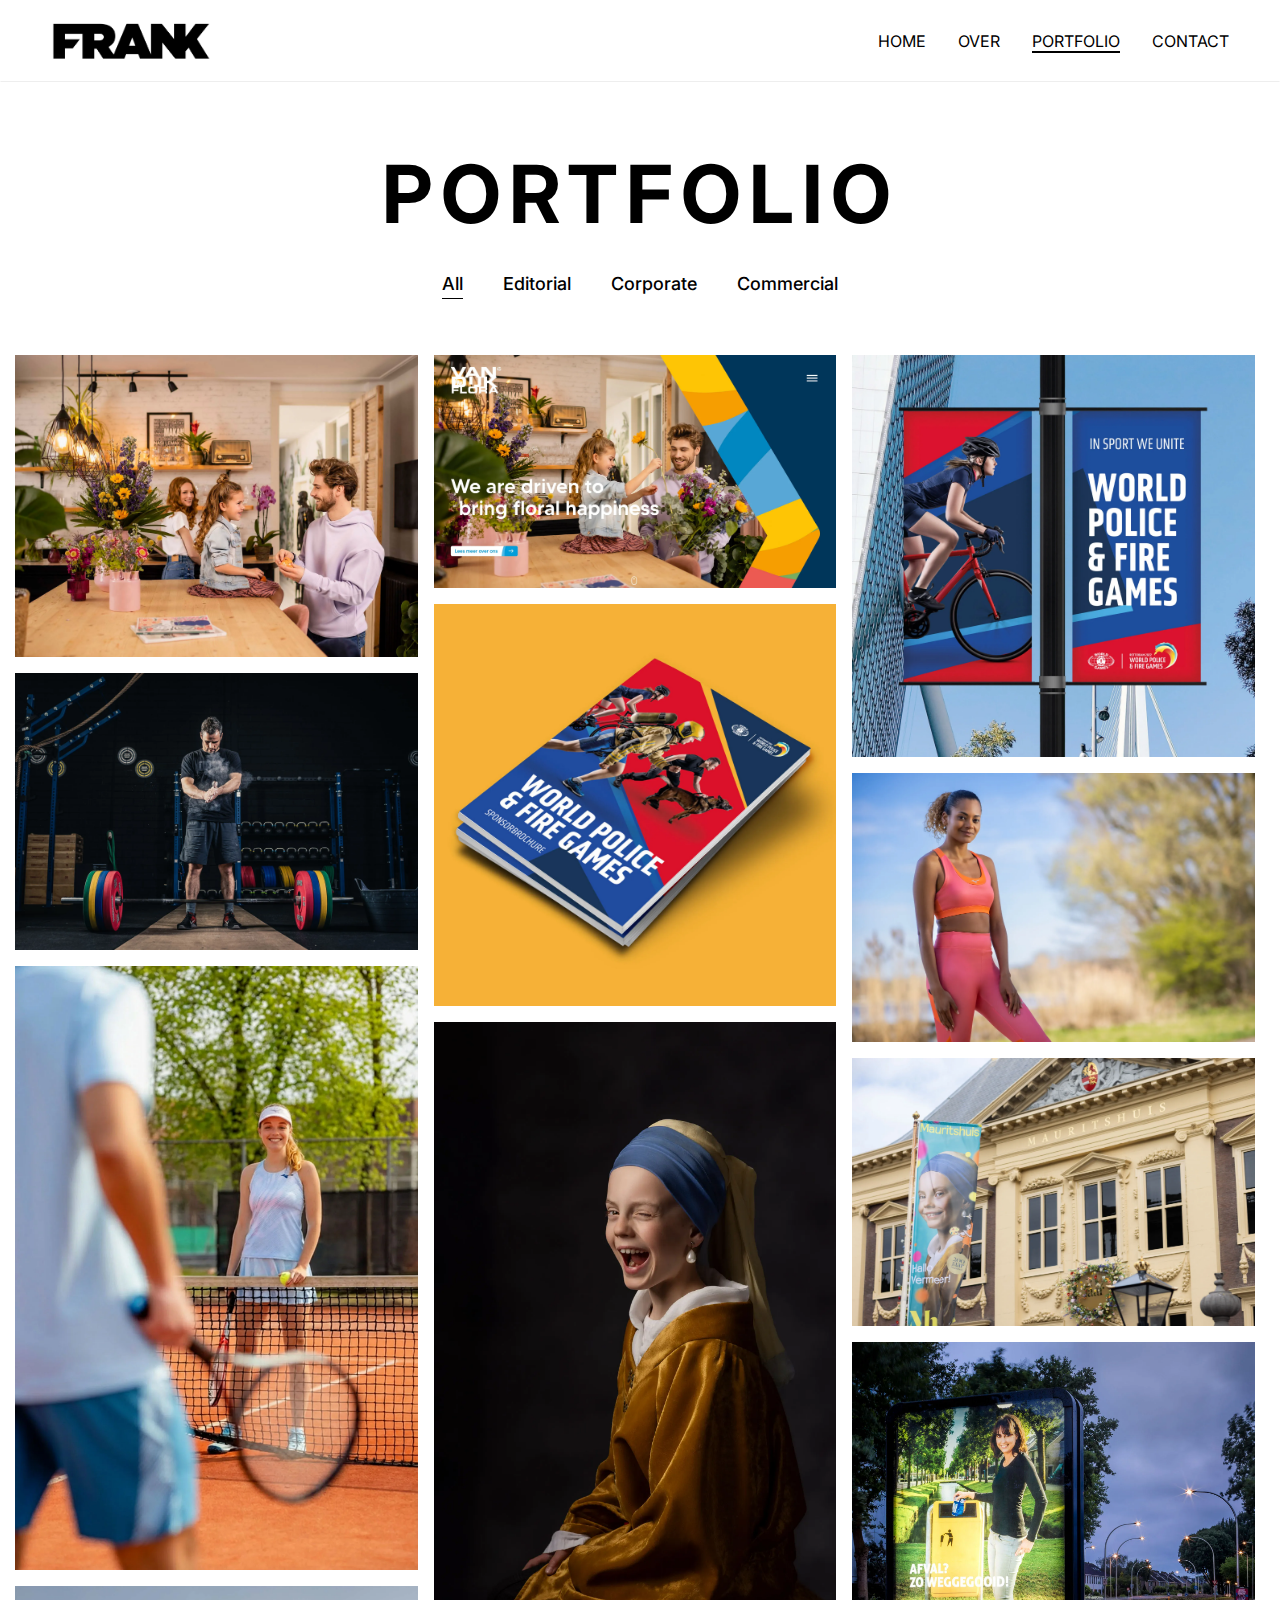
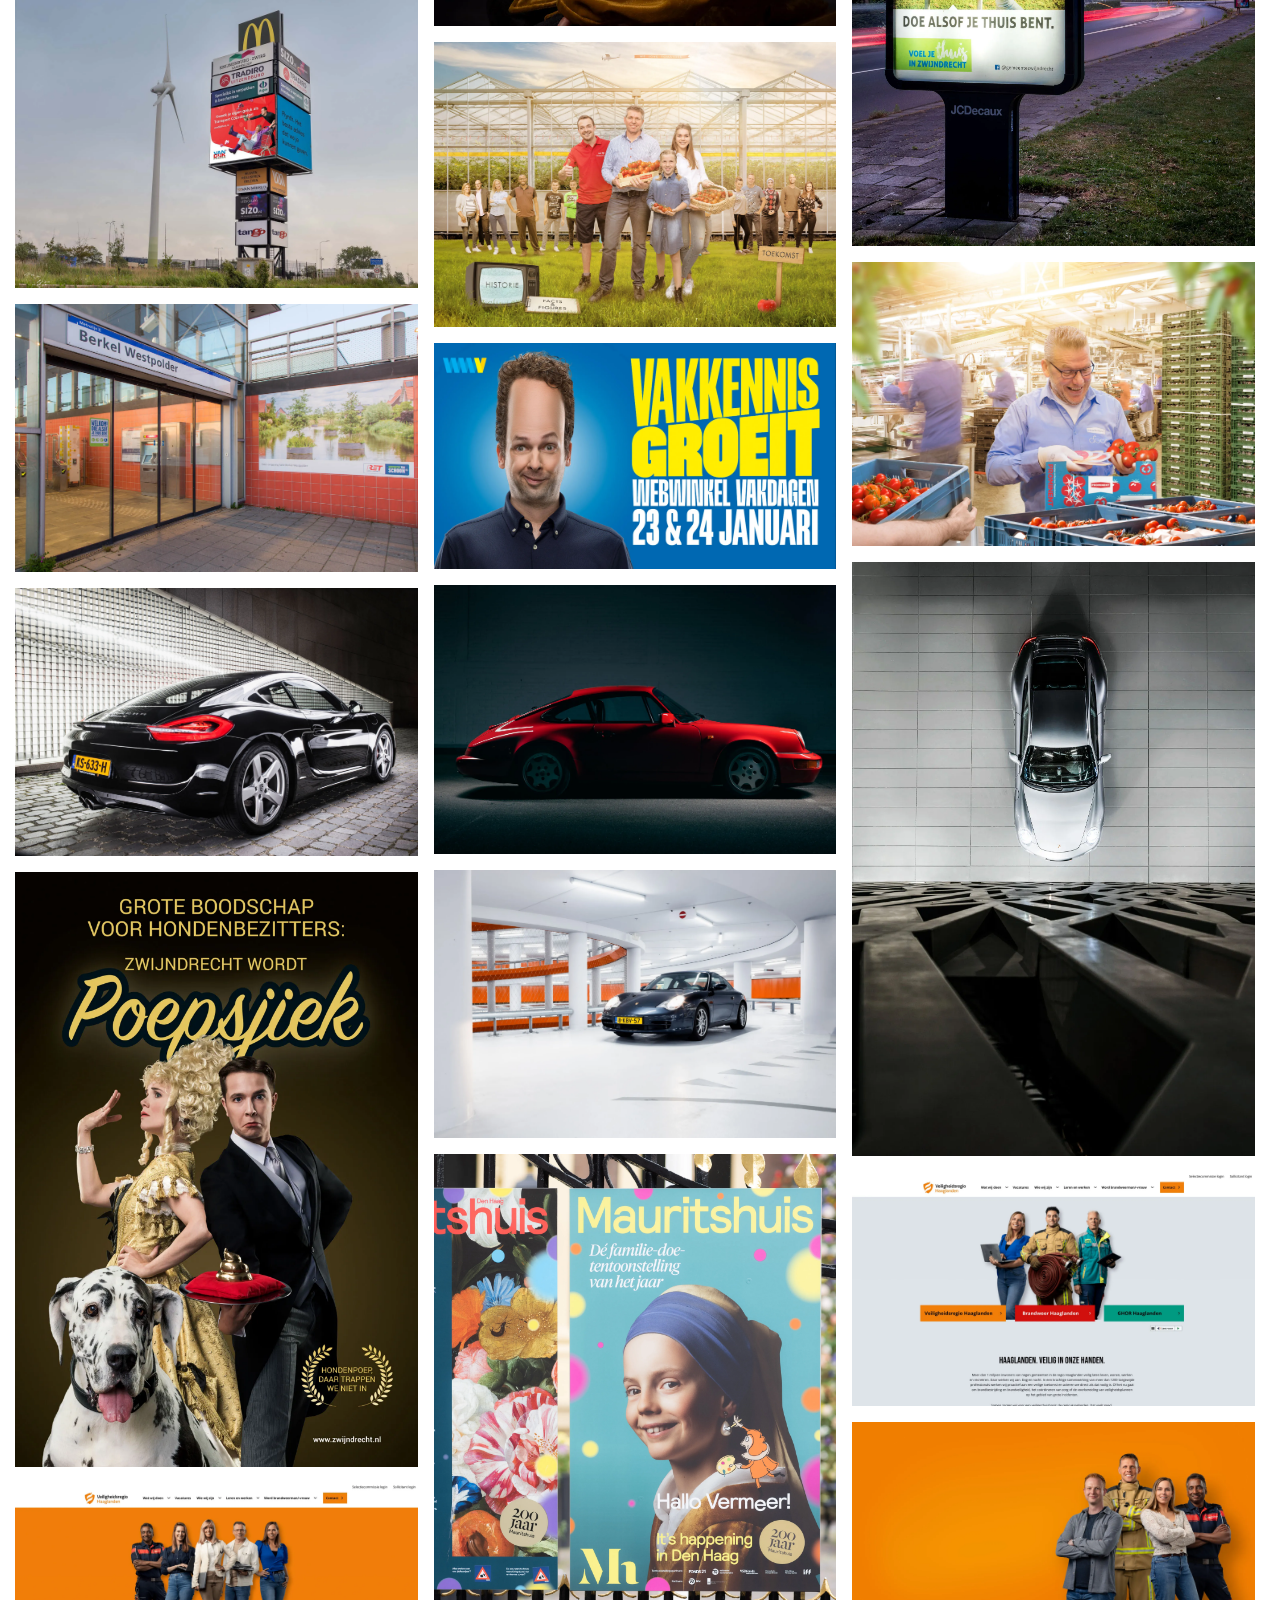
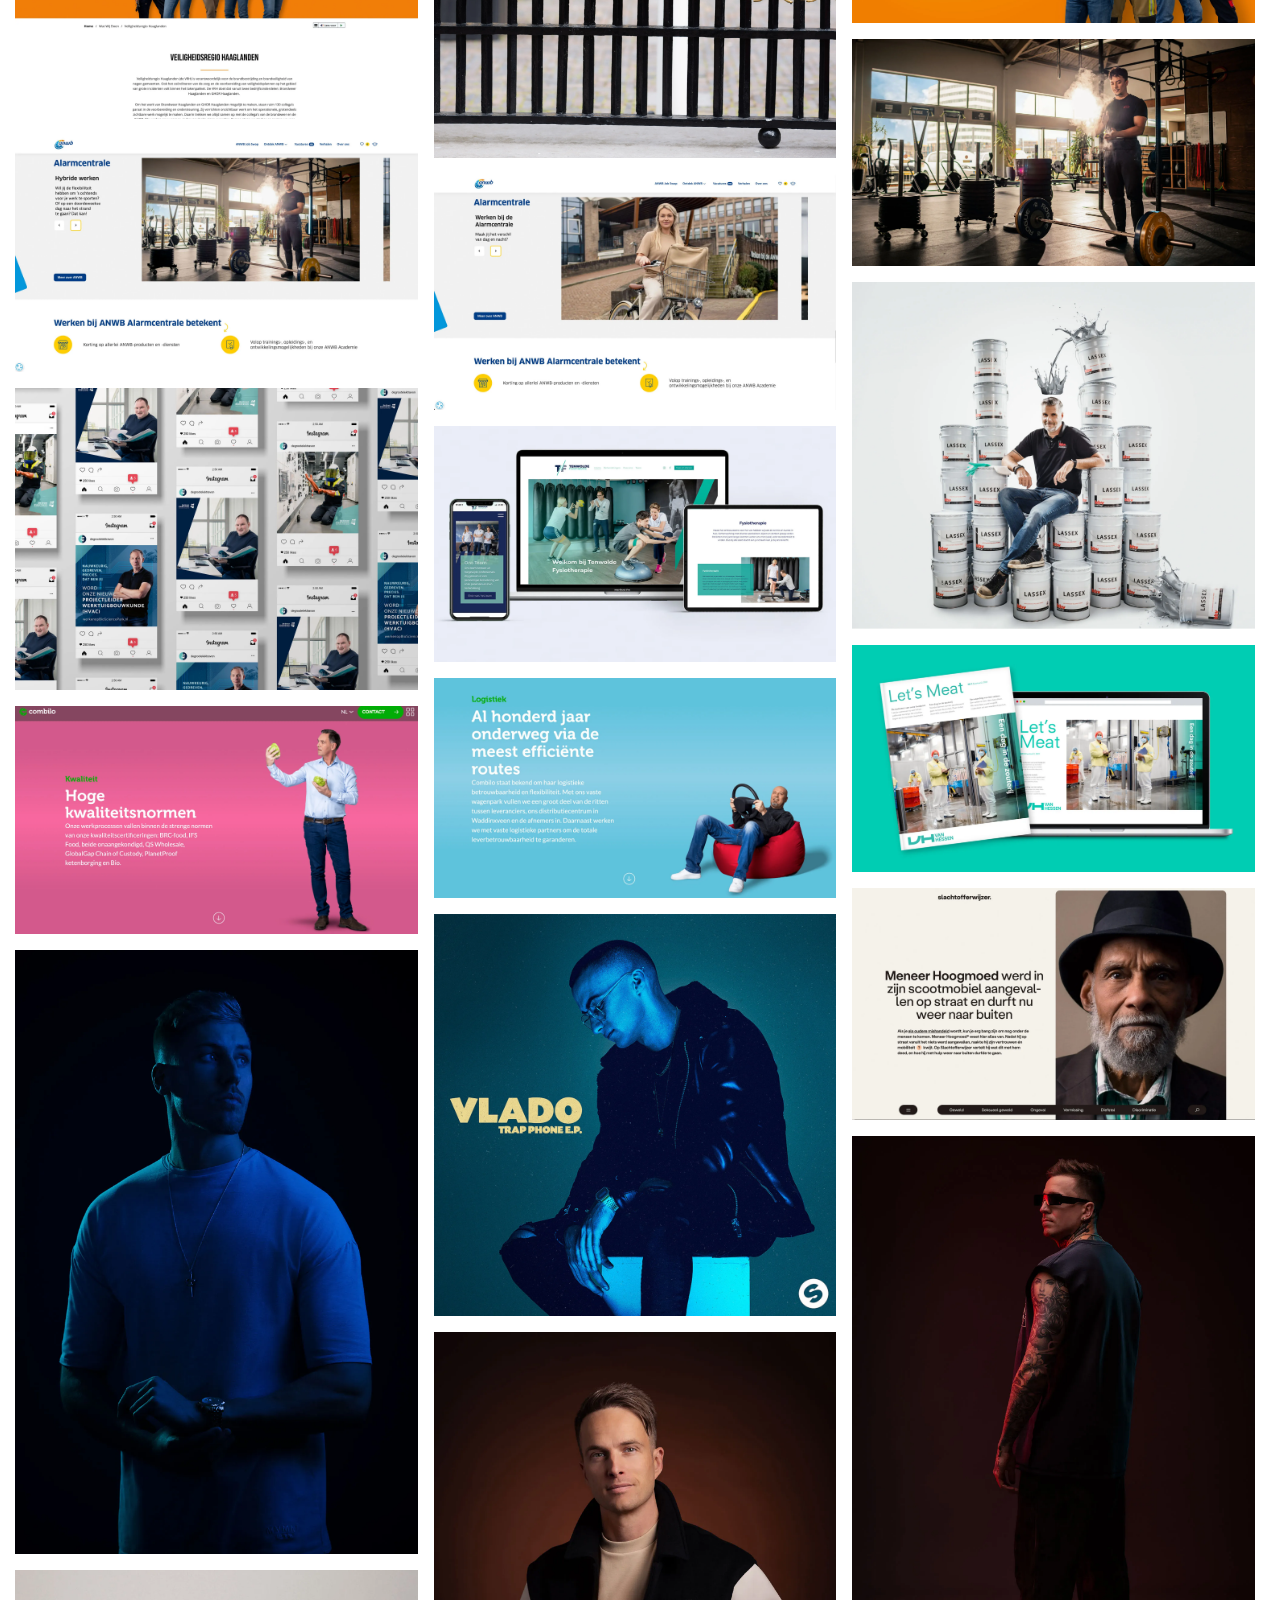
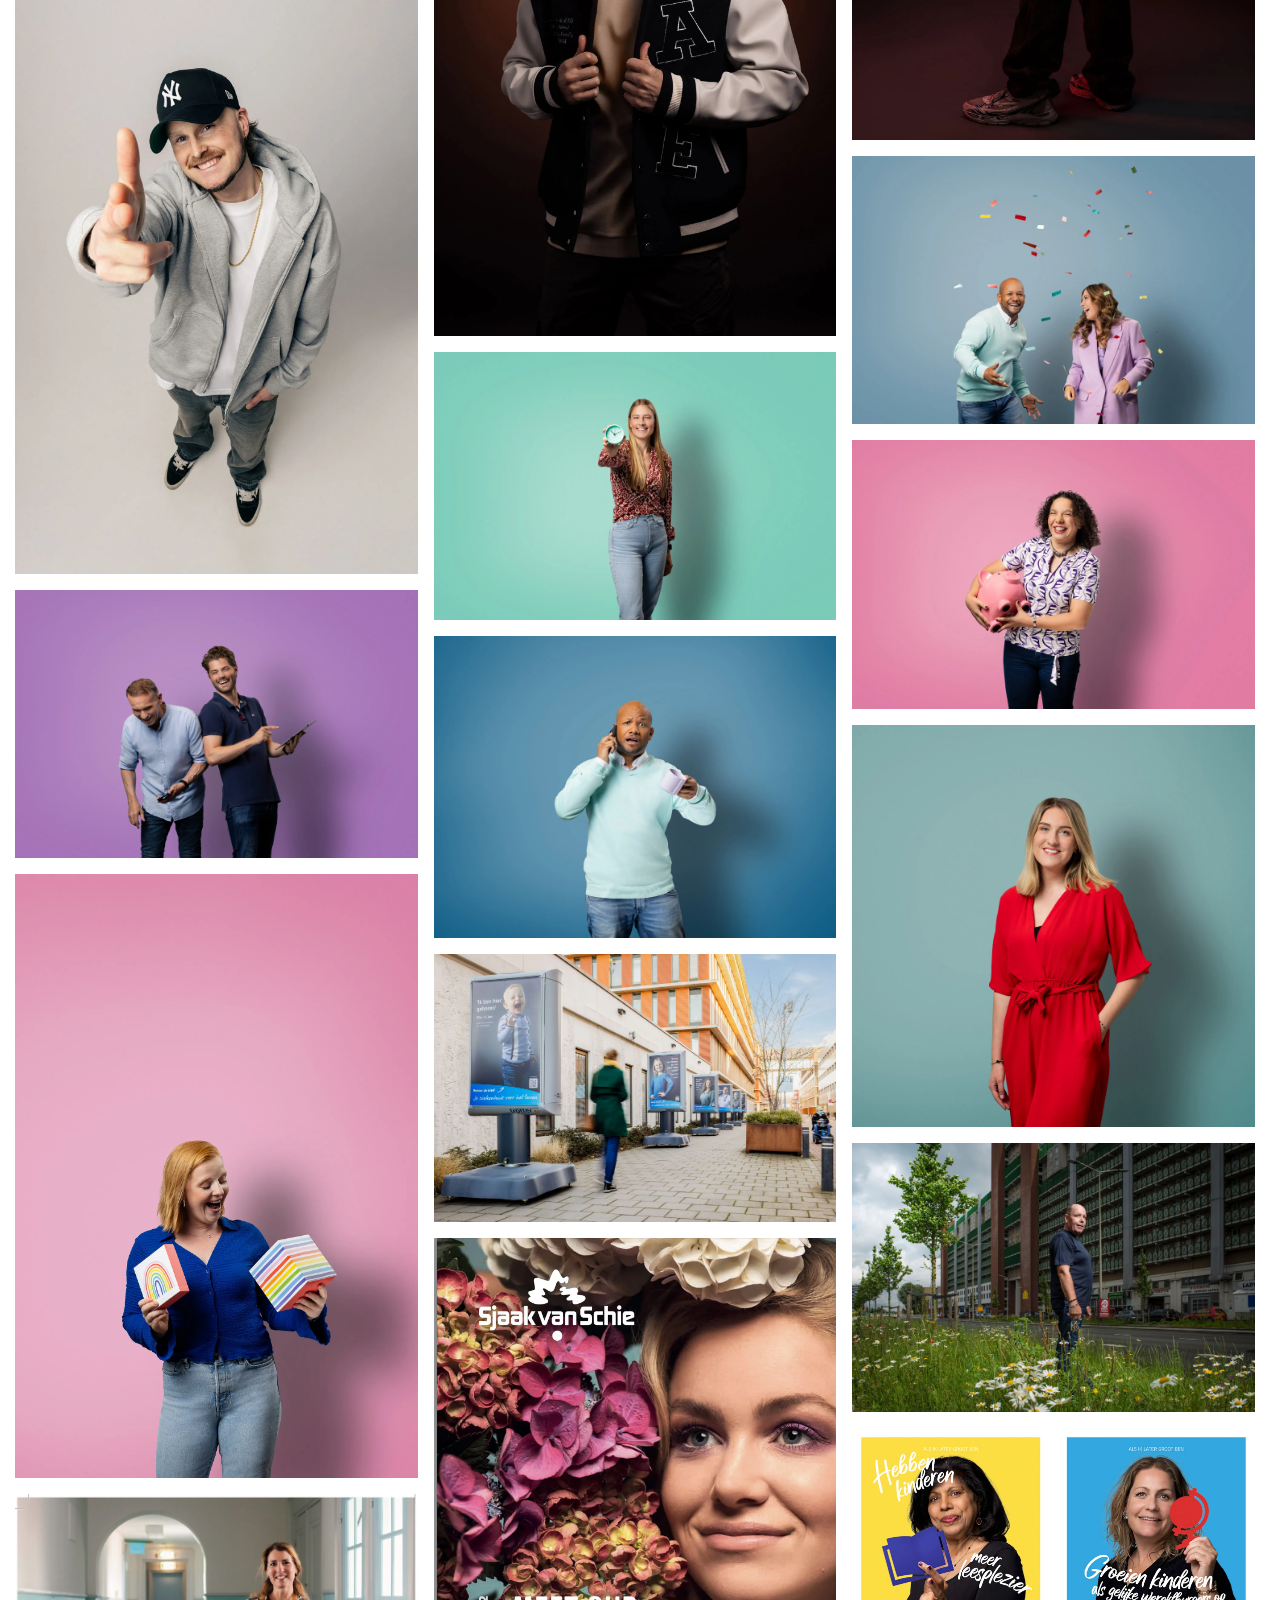
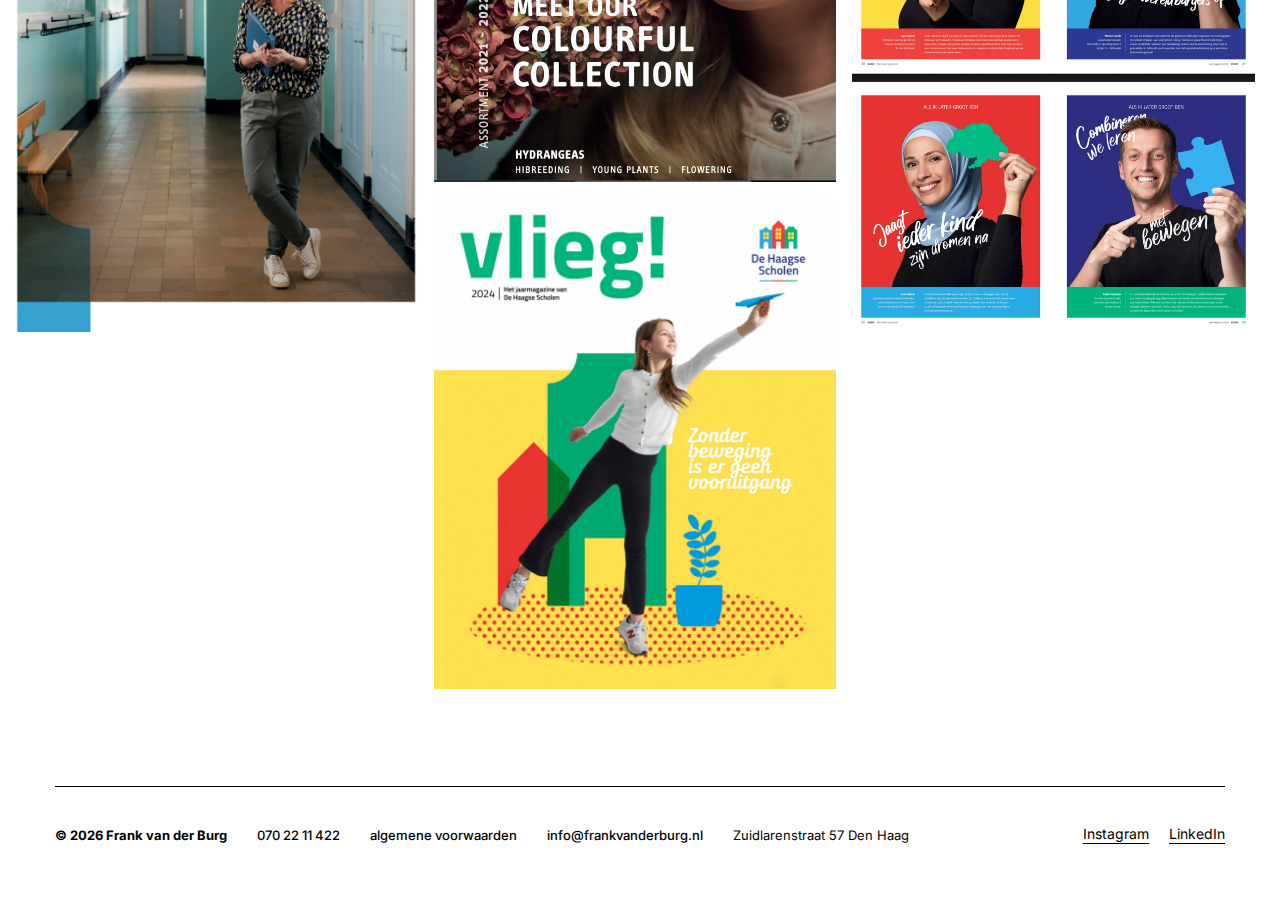
<file: portfolio.html>
<!doctype html>
<html lang="en">
	<head>
		<meta charset="UTF-8">
		<meta name="viewport" content="width=device-width, initial-scale=1.0">
		<link rel="shortcut icon" href="./assets/img/fav.png">
		<meta name="keywords" content="portfolio fotograaf Den Haag, Frank fotograaf, commerciële fotografie, studio fotografie, professionele fotogrammen">
		<meta name="description" content="Bekijk het portfolio van fotograaf Frank uit Den Haag - commerciële, studio en editorial fotografie van professionele kwaliteit.">
		<title>Portfolio — Fotograaf Den Haag | Frank Commericiële Fotografie</title>
		<link rel="modulepreload" crossorigin href="./js/common.min.js?v=1770888027331">
		<script type="module" crossorigin="" src="./js/main.min.js?v=1770888027331"></script>
		<link rel="stylesheet" crossorigin="" href="./css/main.min.css?v=1770888027331">
	</head>
	<body>
		<div class="wrapper">
			<header data-fls-header="" data-fls-header-scroll="" class="header header--black">
				<div class="header__container">
					<a href="/" class="header__logos">
						<div class="header__logo header__logo--white">
							<picture>
								<source media="(max-width: 600px)" srcset="./assets/img/logo-white-600.webp" type="image/webp">
								<source media="(max-width: 1200px)" srcset="./assets/img/logo-white-1200.webp" type="image/webp">
								<img alt="Image" src="./assets/img/logo-white.webp">
							</picture>
						</div>
						<div class="header__logo header__logo--black">
							<picture>
								<source media="(max-width: 600px)" srcset="./assets/img/logo-black-600.webp" type="image/webp">
								<source media="(max-width: 1200px)" srcset="./assets/img/logo-black-1200.webp" type="image/webp">
								<img alt="Image" src="./assets/img/logo-black.webp">
							</picture>
						</div>
					</a>
					<div class="header__menu menu">
						<button type="button" data-fls-menu="" class="menu__icon icon-menu">
							<span></span>
						</button>
						<nav class="menu__body">
							<ul class="menu__list">
								<li class="menu__item">
									<a href="/" class="menu__link">Home</a>
								</li>
								<li class="menu__item">
									<a href="/about.html" class="menu__link">Over</a>
								</li>
								<li class="menu__item">
									<a href="/portfolio.html" class="menu__link menu__link--active">Portfolio</a>
								</li>
								<li class="menu__item">
									<a href="contact.html" class="menu__link">Contact</a>
								</li>
							</ul>
						</nav>
					</div>
				</div>
			</header>
			<main class="page">
				<section data-fls-index="" class="portfolio-page">
					<div class="portfolio-page__main main-portfolio">
						<div class="main-portfolio__container">
							<div class="main-portfolio__title">Portfolio</div>
							<div class="main-portfolio__nav">
								<button data-filter="*" class="main-portfolio__filter-link active">All</button>
								<button data-filter="editorial" class="main-portfolio__filter-link">Editorial</button>
								<button data-filter="corporate" class="main-portfolio__filter-link">Corporate</button>
								<button data-filter="commercial" class="main-portfolio__filter-link">Commercial</button>
							</div>
							<div class="main-portfolio__items main-portfolio__items--1">
								<div class="main-portfolio__sizer"></div>
								<!-- Commercial -->
								<div class="main-portfolio__item" data-filter="commercial">
									<div class="main-portfolio__image">
										<picture>
											<source media="(max-width: 600px)" srcset="./assets/img/Portfolio/Commercial/Frank_fotograaf_001-600.webp" type="image/webp">
											<source media="(max-width: 1200px)" srcset="./assets/img/Portfolio/Commercial/Frank_fotograaf_001-1200.webp" type="image/webp">
											<img alt="Image" src="./assets/img/Portfolio/Commercial/Frank_fotograaf_001.webp">
										</picture>
									</div>
								</div>
								<div class="main-portfolio__item" data-filter="commercial">
									<div class="main-portfolio__image">
										<picture>
											<source media="(max-width: 600px)" srcset="./assets/img/Portfolio/Commercial/Frank_fotograaf_002-600.webp" type="image/webp">
											<source media="(max-width: 1200px)" srcset="./assets/img/Portfolio/Commercial/Frank_fotograaf_002-1200.webp" type="image/webp">
											<img alt="Image" src="./assets/img/Portfolio/Commercial/Frank_fotograaf_002.webp">
										</picture>
									</div>
								</div>
								<div class="main-portfolio__item" data-filter="commercial">
									<div class="main-portfolio__image">
										<picture>
											<source media="(max-width: 600px)" srcset="./assets/img/Portfolio/Commercial/Frank_fotograaf_003-600.webp" type="image/webp">
											<source media="(max-width: 1200px)" srcset="./assets/img/Portfolio/Commercial/Frank_fotograaf_003-1200.webp" type="image/webp">
											<img alt="Image" src="./assets/img/Portfolio/Commercial/Frank_fotograaf_003.webp">
										</picture>
									</div>
								</div>
								<div class="main-portfolio__item" data-filter="commercial">
									<div class="main-portfolio__image">
										<picture>
											<source media="(max-width: 600px)" srcset="./assets/img/Portfolio/Commercial/Frank_fotograaf_004-600.webp" type="image/webp">
											<source media="(max-width: 1200px)" srcset="./assets/img/Portfolio/Commercial/Frank_fotograaf_004-1200.webp" type="image/webp">
											<img alt="Image" src="./assets/img/Portfolio/Commercial/Frank_fotograaf_004.webp">
										</picture>
									</div>
								</div>
								<div class="main-portfolio__item" data-filter="commercial">
									<div class="main-portfolio__image">
										<picture>
											<source media="(max-width: 600px)" srcset="./assets/img/Portfolio/Commercial/Frank_fotograaf_010-600.webp" type="image/webp">
											<source media="(max-width: 1200px)" srcset="./assets/img/Portfolio/Commercial/Frank_fotograaf_010-1200.webp" type="image/webp">
											<img alt="Image" src="./assets/img/Portfolio/Commercial/Frank_fotograaf_010.webp">
										</picture>
									</div>
								</div>
								<div class="main-portfolio__item" data-filter="commercial">
									<div class="main-portfolio__image">
										<picture>
											<source media="(max-width: 600px)" srcset="./assets/img/Portfolio/Commercial/Frank_fotograaf_011-600.webp" type="image/webp">
											<source media="(max-width: 1200px)" srcset="./assets/img/Portfolio/Commercial/Frank_fotograaf_011-1200.webp" type="image/webp">
											<img alt="Image" src="./assets/img/Portfolio/Commercial/Frank_fotograaf_011.webp">
										</picture>
									</div>
								</div>
								<div class="main-portfolio__item" data-filter="commercial">
									<div class="main-portfolio__image">
										<picture>
											<source media="(max-width: 600px)" srcset="./assets/img/Portfolio/Commercial/Frank_fotograaf_012-600.webp" type="image/webp">
											<source media="(max-width: 1200px)" srcset="./assets/img/Portfolio/Commercial/Frank_fotograaf_012-1200.webp" type="image/webp">
											<img alt="Image" src="./assets/img/Portfolio/Commercial/Frank_fotograaf_012.webp">
										</picture>
									</div>
								</div>
								<div class="main-portfolio__item" data-filter="commercial">
									<div class="main-portfolio__image">
										<picture>
											<source media="(max-width: 600px)" srcset="./assets/img/Portfolio/Commercial/Frank_fotograaf_013-600.webp" type="image/webp">
											<source media="(max-width: 1200px)" srcset="./assets/img/Portfolio/Commercial/Frank_fotograaf_013-1200.webp" type="image/webp">
											<img alt="Image" src="./assets/img/Portfolio/Commercial/Frank_fotograaf_013.webp">
										</picture>
									</div>
								</div>
								<div class="main-portfolio__item" data-filter="commercial">
									<div class="main-portfolio__image">
										<picture>
											<source media="(max-width: 600px)" srcset="./assets/img/Portfolio/Commercial/Frank_fotograaf_014-600.webp" type="image/webp">
											<source media="(max-width: 1200px)" srcset="./assets/img/Portfolio/Commercial/Frank_fotograaf_014-1200.webp" type="image/webp">
											<img alt="Image" src="./assets/img/Portfolio/Commercial/Frank_fotograaf_014.webp">
										</picture>
									</div>
								</div>
								<div class="main-portfolio__item" data-filter="commercial">
									<div class="main-portfolio__image">
										<picture>
											<source media="(max-width: 600px)" srcset="./assets/img/Portfolio/Commercial/Frank_fotograaf_022-600.webp" type="image/webp">
											<source media="(max-width: 1200px)" srcset="./assets/img/Portfolio/Commercial/Frank_fotograaf_022-1200.webp" type="image/webp">
											<img alt="Image" src="./assets/img/Portfolio/Commercial/Frank_fotograaf_022.webp">
										</picture>
									</div>
								</div>
								<div class="main-portfolio__item" data-filter="commercial">
									<div class="main-portfolio__image">
										<picture>
											<source media="(max-width: 600px)" srcset="./assets/img/Portfolio/Commercial/Frank_fotograaf_023-600.webp" type="image/webp">
											<source media="(max-width: 1200px)" srcset="./assets/img/Portfolio/Commercial/Frank_fotograaf_023-1200.webp" type="image/webp">
											<img alt="Image" src="./assets/img/Portfolio/Commercial/Frank_fotograaf_023.webp">
										</picture>
									</div>
								</div>
								<div class="main-portfolio__item" data-filter="commercial">
									<div class="main-portfolio__image">
										<picture>
											<source media="(max-width: 600px)" srcset="./assets/img/Portfolio/Commercial/Frank_fotograaf_024-600.webp" type="image/webp">
											<source media="(max-width: 1200px)" srcset="./assets/img/Portfolio/Commercial/Frank_fotograaf_024-1200.webp" type="image/webp">
											<img alt="Image" src="./assets/img/Portfolio/Commercial/Frank_fotograaf_024.webp">
										</picture>
									</div>
								</div>
								<div class="main-portfolio__item" data-filter="commercial">
									<div class="main-portfolio__image">
										<picture>
											<source media="(max-width: 600px)" srcset="./assets/img/Portfolio/Commercial/Frank_fotograaf_025-600.webp" type="image/webp">
											<source media="(max-width: 1200px)" srcset="./assets/img/Portfolio/Commercial/Frank_fotograaf_025-1200.webp" type="image/webp">
											<img alt="Image" src="./assets/img/Portfolio/Commercial/Frank_fotograaf_025.webp">
										</picture>
									</div>
								</div>
								<div class="main-portfolio__item" data-filter="commercial">
									<div class="main-portfolio__image">
										<picture>
											<source media="(max-width: 600px)" srcset="./assets/img/Portfolio/Commercial/Frank_fotograaf_026-600.webp" type="image/webp">
											<source media="(max-width: 1200px)" srcset="./assets/img/Portfolio/Commercial/Frank_fotograaf_026-1200.webp" type="image/webp">
											<img alt="Image" src="./assets/img/Portfolio/Commercial/Frank_fotograaf_026.webp">
										</picture>
									</div>
								</div>
								<div class="main-portfolio__item" data-filter="commercial">
									<div class="main-portfolio__image">
										<picture>
											<source media="(max-width: 600px)" srcset="./assets/img/Portfolio/Commercial/Frank_fotograaf_027-600.webp" type="image/webp">
											<source media="(max-width: 1200px)" srcset="./assets/img/Portfolio/Commercial/Frank_fotograaf_027-1200.webp" type="image/webp">
											<img alt="Image" src="./assets/img/Portfolio/Commercial/Frank_fotograaf_027.webp">
										</picture>
									</div>
								</div>
								<div class="main-portfolio__item" data-filter="commercial">
									<div class="main-portfolio__image">
										<picture>
											<source media="(max-width: 600px)" srcset="./assets/img/Portfolio/Commercial/Frank_fotograaf_040-600.webp" type="image/webp">
											<source media="(max-width: 1200px)" srcset="./assets/img/Portfolio/Commercial/Frank_fotograaf_040-1200.webp" type="image/webp">
											<img alt="Image" src="./assets/img/Portfolio/Commercial/Frank_fotograaf_040.webp">
										</picture>
									</div>
								</div>
								<div class="main-portfolio__item" data-filter="commercial">
									<div class="main-portfolio__image">
										<picture>
											<source media="(max-width: 600px)" srcset="./assets/img/Portfolio/Commercial/Frank_fotograaf_041-600.webp" type="image/webp">
											<source media="(max-width: 1200px)" srcset="./assets/img/Portfolio/Commercial/Frank_fotograaf_041-1200.webp" type="image/webp">
											<img alt="Image" src="./assets/img/Portfolio/Commercial/Frank_fotograaf_041.webp">
										</picture>
									</div>
								</div>
								<div class="main-portfolio__item" data-filter="commercial">
									<div class="main-portfolio__image">
										<picture>
											<source media="(max-width: 600px)" srcset="./assets/img/Portfolio/Commercial/Frank_fotograaf_042-600.webp" type="image/webp">
											<source media="(max-width: 1200px)" srcset="./assets/img/Portfolio/Commercial/Frank_fotograaf_042-1200.webp" type="image/webp">
											<img alt="Image" src="./assets/img/Portfolio/Commercial/Frank_fotograaf_042.webp">
										</picture>
									</div>
								</div>
								<div class="main-portfolio__item" data-filter="commercial">
									<div class="main-portfolio__image">
										<picture>
											<source media="(max-width: 600px)" srcset="./assets/img/Portfolio/Commercial/Frank_fotograaf_043-600.webp" type="image/webp">
											<source media="(max-width: 1200px)" srcset="./assets/img/Portfolio/Commercial/Frank_fotograaf_043-1200.webp" type="image/webp">
											<img alt="Image" src="./assets/img/Portfolio/Commercial/Frank_fotograaf_043.webp">
										</picture>
									</div>
								</div>
								<div class="main-portfolio__item" data-filter="commercial">
									<div class="main-portfolio__image">
										<picture>
											<source media="(max-width: 600px)" srcset="./assets/img/Portfolio/Commercial/Frank_fotograaf_047-600.webp" type="image/webp">
											<source media="(max-width: 1200px)" srcset="./assets/img/Portfolio/Commercial/Frank_fotograaf_047-1200.webp" type="image/webp">
											<img alt="Image" src="./assets/img/Portfolio/Commercial/Frank_fotograaf_047.webp">
										</picture>
									</div>
								</div>
								<!-- Corporate -->
								<div class="main-portfolio__item" data-filter="corporate">
									<div class="main-portfolio__image">
										<picture>
											<source media="(max-width: 600px)" srcset="./assets/img/Portfolio/Corporate/1574_FDF_220709-600.webp" type="image/webp">
											<source media="(max-width: 1200px)" srcset="./assets/img/Portfolio/Corporate/1574_FDF_220709-1200.webp" type="image/webp">
											<img alt="Image" src="./assets/img/Portfolio/Corporate/1574_FDF_220709.webp">
										</picture>
									</div>
								</div>
								<div class="main-portfolio__item" data-filter="corporate">
									<div class="main-portfolio__image">
										<picture>
											<source media="(max-width: 600px)" srcset="./assets/img/Portfolio/Corporate/Frank_fotograaf_028-600.webp" type="image/webp">
											<source media="(max-width: 1200px)" srcset="./assets/img/Portfolio/Corporate/Frank_fotograaf_028-1200.webp" type="image/webp">
											<img alt="Image" src="./assets/img/Portfolio/Corporate/Frank_fotograaf_028.webp">
										</picture>
									</div>
								</div>
								<div class="main-portfolio__item" data-filter="corporate">
									<div class="main-portfolio__image">
										<picture>
											<source media="(max-width: 600px)" srcset="./assets/img/Portfolio/Corporate/Frank_fotograaf_029-600.webp" type="image/webp">
											<source media="(max-width: 1200px)" srcset="./assets/img/Portfolio/Corporate/Frank_fotograaf_029-1200.webp" type="image/webp">
											<img alt="Image" src="./assets/img/Portfolio/Corporate/Frank_fotograaf_029.webp">
										</picture>
									</div>
								</div>
								<div class="main-portfolio__item" data-filter="corporate">
									<div class="main-portfolio__image">
										<picture>
											<source media="(max-width: 600px)" srcset="./assets/img/Portfolio/Corporate/Frank_fotograaf_030-600.webp" type="image/webp">
											<source media="(max-width: 1200px)" srcset="./assets/img/Portfolio/Corporate/Frank_fotograaf_030-1200.webp" type="image/webp">
											<img alt="Image" src="./assets/img/Portfolio/Corporate/Frank_fotograaf_030.webp">
										</picture>
									</div>
								</div>
								<div class="main-portfolio__item" data-filter="corporate">
									<div class="main-portfolio__image">
										<picture>
											<source media="(max-width: 600px)" srcset="./assets/img/Portfolio/Corporate/Frank_fotograaf_031-600.webp" type="image/webp">
											<source media="(max-width: 1200px)" srcset="./assets/img/Portfolio/Corporate/Frank_fotograaf_031-1200.webp" type="image/webp">
											<img alt="Image" src="./assets/img/Portfolio/Corporate/Frank_fotograaf_031.webp">
										</picture>
									</div>
								</div>
								<div class="main-portfolio__item" data-filter="corporate">
									<div class="main-portfolio__image">
										<picture>
											<source media="(max-width: 600px)" srcset="./assets/img/Portfolio/Corporate/Frank_fotograaf_032-600.webp" type="image/webp">
											<source media="(max-width: 1200px)" srcset="./assets/img/Portfolio/Corporate/Frank_fotograaf_032-1200.webp" type="image/webp">
											<img alt="Image" src="./assets/img/Portfolio/Corporate/Frank_fotograaf_032.webp">
										</picture>
									</div>
								</div>
								<div class="main-portfolio__item" data-filter="corporate">
									<div class="main-portfolio__image">
										<picture>
											<source media="(max-width: 600px)" srcset="./assets/img/Portfolio/Corporate/Frank_fotograaf_033-600.webp" type="image/webp">
											<source media="(max-width: 1200px)" srcset="./assets/img/Portfolio/Corporate/Frank_fotograaf_033-1200.webp" type="image/webp">
											<img alt="Image" src="./assets/img/Portfolio/Corporate/Frank_fotograaf_033.webp">
										</picture>
									</div>
								</div>
								<div class="main-portfolio__item" data-filter="corporate">
									<div class="main-portfolio__image">
										<picture>
											<source media="(max-width: 600px)" srcset="./assets/img/Portfolio/Corporate/Frank_fotograaf_036-600.webp" type="image/webp">
											<source media="(max-width: 1200px)" srcset="./assets/img/Portfolio/Corporate/Frank_fotograaf_036-1200.webp" type="image/webp">
											<img alt="Image" src="./assets/img/Portfolio/Corporate/Frank_fotograaf_036.webp">
										</picture>
									</div>
								</div>
								<div class="main-portfolio__item" data-filter="corporate">
									<div class="main-portfolio__image">
										<picture>
											<source media="(max-width: 600px)" srcset="./assets/img/Portfolio/Corporate/Frank_fotograaf_044-600.webp" type="image/webp">
											<source media="(max-width: 1200px)" srcset="./assets/img/Portfolio/Corporate/Frank_fotograaf_044-1200.webp" type="image/webp">
											<img alt="Image" src="./assets/img/Portfolio/Corporate/Frank_fotograaf_044.webp">
										</picture>
									</div>
								</div>
								<div class="main-portfolio__item" data-filter="corporate">
									<div class="main-portfolio__image">
										<picture>
											<source media="(max-width: 600px)" srcset="./assets/img/Portfolio/Corporate/Frank_fotograaf_045-600.webp" type="image/webp">
											<source media="(max-width: 1200px)" srcset="./assets/img/Portfolio/Corporate/Frank_fotograaf_045-1200.webp" type="image/webp">
											<img alt="Image" src="./assets/img/Portfolio/Corporate/Frank_fotograaf_045.webp">
										</picture>
									</div>
								</div>
								<div class="main-portfolio__item" data-filter="corporate">
									<div class="main-portfolio__image">
										<picture>
											<source media="(max-width: 600px)" srcset="./assets/img/Portfolio/Corporate/Frank_fotograaf_046-600.webp" type="image/webp">
											<source media="(max-width: 1200px)" srcset="./assets/img/Portfolio/Corporate/Frank_fotograaf_046-1200.webp" type="image/webp">
											<img alt="Image" src="./assets/img/Portfolio/Corporate/Frank_fotograaf_046.webp">
										</picture>
									</div>
								</div>
								<div class="main-portfolio__item" data-filter="corporate">
									<div class="main-portfolio__image">
										<picture>
											<source media="(max-width: 600px)" srcset="./assets/img/Portfolio/Corporate/Frank_fotograaf_048-600.webp" type="image/webp">
											<source media="(max-width: 1200px)" srcset="./assets/img/Portfolio/Corporate/Frank_fotograaf_048-1200.webp" type="image/webp">
											<img alt="Image" src="./assets/img/Portfolio/Corporate/Frank_fotograaf_048.webp">
										</picture>
									</div>
								</div>
								<div class="main-portfolio__item" data-filter="corporate">
									<div class="main-portfolio__image">
										<picture>
											<source media="(max-width: 600px)" srcset="./assets/img/Portfolio/Corporate/Frank_fotograaf_049-600.webp" type="image/webp">
											<source media="(max-width: 1200px)" srcset="./assets/img/Portfolio/Corporate/Frank_fotograaf_049-1200.webp" type="image/webp">
											<img alt="Image" src="./assets/img/Portfolio/Corporate/Frank_fotograaf_049.webp">
										</picture>
									</div>
								</div>
								<div class="main-portfolio__item" data-filter="corporate">
									<div class="main-portfolio__image">
										<picture>
											<source media="(max-width: 600px)" srcset="./assets/img/Portfolio/Corporate/Frank_fotograaf_050-600.webp" type="image/webp">
											<source media="(max-width: 1200px)" srcset="./assets/img/Portfolio/Corporate/Frank_fotograaf_050-1200.webp" type="image/webp">
											<img alt="Image" src="./assets/img/Portfolio/Corporate/Frank_fotograaf_050.webp">
										</picture>
									</div>
								</div>
								<!-- Editorial -->
								<div class="main-portfolio__item" data-filter="editorial">
									<div class="main-portfolio__image">
										<picture>
											<source media="(max-width: 600px)" srcset="./assets/img/Portfolio/Editorial/Frank_fotograaf_005-600.webp" type="image/webp">
											<source media="(max-width: 1200px)" srcset="./assets/img/Portfolio/Editorial/Frank_fotograaf_005-1200.webp" type="image/webp">
											<img alt="Image" src="./assets/img/Portfolio/Editorial/Frank_fotograaf_005.webp">
										</picture>
									</div>
								</div>
								<div class="main-portfolio__item" data-filter="editorial">
									<div class="main-portfolio__image">
										<picture>
											<source media="(max-width: 600px)" srcset="./assets/img/Portfolio/Editorial/Frank_fotograaf_006-600.webp" type="image/webp">
											<source media="(max-width: 1200px)" srcset="./assets/img/Portfolio/Editorial/Frank_fotograaf_006-1200.webp" type="image/webp">
											<img alt="Image" src="./assets/img/Portfolio/Editorial/Frank_fotograaf_006.webp">
										</picture>
									</div>
								</div>
								<div class="main-portfolio__item" data-filter="editorial">
									<div class="main-portfolio__image">
										<picture>
											<source media="(max-width: 600px)" srcset="./assets/img/Portfolio/Editorial/Frank_fotograaf_007-600.webp" type="image/webp">
											<source media="(max-width: 1200px)" srcset="./assets/img/Portfolio/Editorial/Frank_fotograaf_007-1200.webp" type="image/webp">
											<img alt="Image" src="./assets/img/Portfolio/Editorial/Frank_fotograaf_007.webp">
										</picture>
									</div>
								</div>
								<div class="main-portfolio__item" data-filter="editorial">
									<div class="main-portfolio__image">
										<picture>
											<source media="(max-width: 600px)" srcset="./assets/img/Portfolio/Editorial/Frank_fotograaf_008-600.webp" type="image/webp">
											<source media="(max-width: 1200px)" srcset="./assets/img/Portfolio/Editorial/Frank_fotograaf_008-1200.webp" type="image/webp">
											<img alt="Image" src="./assets/img/Portfolio/Editorial/Frank_fotograaf_008.webp">
										</picture>
									</div>
								</div>
								<div class="main-portfolio__item" data-filter="editorial">
									<div class="main-portfolio__image">
										<picture>
											<source media="(max-width: 600px)" srcset="./assets/img/Portfolio/Editorial/Frank_fotograaf_009-600.webp" type="image/webp">
											<source media="(max-width: 1200px)" srcset="./assets/img/Portfolio/Editorial/Frank_fotograaf_009-1200.webp" type="image/webp">
											<img alt="Image" src="./assets/img/Portfolio/Editorial/Frank_fotograaf_009.webp">
										</picture>
									</div>
								</div>
								<div class="main-portfolio__item" data-filter="editorial">
									<div class="main-portfolio__image">
										<picture>
											<source media="(max-width: 600px)" srcset="./assets/img/Portfolio/Editorial/Frank_fotograaf_015-600.webp" type="image/webp">
											<source media="(max-width: 1200px)" srcset="./assets/img/Portfolio/Editorial/Frank_fotograaf_015-1200.webp" type="image/webp">
											<img alt="Image" src="./assets/img/Portfolio/Editorial/Frank_fotograaf_015.webp">
										</picture>
									</div>
								</div>
								<div class="main-portfolio__item" data-filter="editorial">
									<div class="main-portfolio__image">
										<picture>
											<source media="(max-width: 600px)" srcset="./assets/img/Portfolio/Editorial/Frank_fotograaf_016-600.webp" type="image/webp">
											<source media="(max-width: 1200px)" srcset="./assets/img/Portfolio/Editorial/Frank_fotograaf_016-1200.webp" type="image/webp">
											<img alt="Image" src="./assets/img/Portfolio/Editorial/Frank_fotograaf_016.webp">
										</picture>
									</div>
								</div>
								<div class="main-portfolio__item" data-filter="editorial">
									<div class="main-portfolio__image">
										<picture>
											<source media="(max-width: 600px)" srcset="./assets/img/Portfolio/Editorial/Frank_fotograaf_017-600.webp" type="image/webp">
											<source media="(max-width: 1200px)" srcset="./assets/img/Portfolio/Editorial/Frank_fotograaf_017-1200.webp" type="image/webp">
											<img alt="Image" src="./assets/img/Portfolio/Editorial/Frank_fotograaf_017.webp">
										</picture>
									</div>
								</div>
								<div class="main-portfolio__item" data-filter="editorial">
									<div class="main-portfolio__image">
										<picture>
											<source media="(max-width: 600px)" srcset="./assets/img/Portfolio/Editorial/Frank_fotograaf_018-600.webp" type="image/webp">
											<source media="(max-width: 1200px)" srcset="./assets/img/Portfolio/Editorial/Frank_fotograaf_018-1200.webp" type="image/webp">
											<img alt="Image" src="./assets/img/Portfolio/Editorial/Frank_fotograaf_018.webp">
										</picture>
									</div>
								</div>
								<div class="main-portfolio__item" data-filter="editorial">
									<div class="main-portfolio__image">
										<picture>
											<source media="(max-width: 600px)" srcset="./assets/img/Portfolio/Editorial/Frank_fotograaf_019-600.webp" type="image/webp">
											<source media="(max-width: 1200px)" srcset="./assets/img/Portfolio/Editorial/Frank_fotograaf_019-1200.webp" type="image/webp">
											<img alt="Image" src="./assets/img/Portfolio/Editorial/Frank_fotograaf_019.webp">
										</picture>
									</div>
								</div>
								<div class="main-portfolio__item" data-filter="editorial">
									<div class="main-portfolio__image">
										<picture>
											<source media="(max-width: 600px)" srcset="./assets/img/Portfolio/Editorial/Frank_fotograaf_020-600.webp" type="image/webp">
											<source media="(max-width: 1200px)" srcset="./assets/img/Portfolio/Editorial/Frank_fotograaf_020-1200.webp" type="image/webp">
											<img alt="Image" src="./assets/img/Portfolio/Editorial/Frank_fotograaf_020.webp">
										</picture>
									</div>
								</div>
								<div class="main-portfolio__item" data-filter="editorial">
									<div class="main-portfolio__image">
										<picture>
											<source media="(max-width: 600px)" srcset="./assets/img/Portfolio/Editorial/Frank_fotograaf_021-600.webp" type="image/webp">
											<source media="(max-width: 1200px)" srcset="./assets/img/Portfolio/Editorial/Frank_fotograaf_021-1200.webp" type="image/webp">
											<img alt="Image" src="./assets/img/Portfolio/Editorial/Frank_fotograaf_021.webp">
										</picture>
									</div>
								</div>
								<div class="main-portfolio__item" data-filter="editorial">
									<div class="main-portfolio__image">
										<picture>
											<source media="(max-width: 600px)" srcset="./assets/img/Portfolio/Editorial/Frank_fotograaf_034-600.webp" type="image/webp">
											<source media="(max-width: 1200px)" srcset="./assets/img/Portfolio/Editorial/Frank_fotograaf_034-1200.webp" type="image/webp">
											<img alt="Image" src="./assets/img/Portfolio/Editorial/Frank_fotograaf_034.webp">
										</picture>
									</div>
								</div>
								<div class="main-portfolio__item" data-filter="editorial">
									<div class="main-portfolio__image">
										<picture>
											<source media="(max-width: 600px)" srcset="./assets/img/Portfolio/Editorial/Frank_fotograaf_035-600.webp" type="image/webp">
											<source media="(max-width: 1200px)" srcset="./assets/img/Portfolio/Editorial/Frank_fotograaf_035-1200.webp" type="image/webp">
											<img alt="Image" src="./assets/img/Portfolio/Editorial/Frank_fotograaf_035.webp">
										</picture>
									</div>
								</div>
								<div class="main-portfolio__item" data-filter="editorial">
									<div class="main-portfolio__image">
										<picture>
											<source media="(max-width: 600px)" srcset="./assets/img/Portfolio/Editorial/Frank_fotograaf_051-600.webp" type="image/webp">
											<source media="(max-width: 1200px)" srcset="./assets/img/Portfolio/Editorial/Frank_fotograaf_051-1200.webp" type="image/webp">
											<img alt="Image" src="./assets/img/Portfolio/Editorial/Frank_fotograaf_051.webp">
										</picture>
									</div>
								</div>
								<div class="main-portfolio__item" data-filter="editorial">
									<div class="main-portfolio__image">
										<picture>
											<source media="(max-width: 600px)" srcset="./assets/img/Portfolio/Editorial/Frank_fotograaf_052-600.webp" type="image/webp">
											<source media="(max-width: 1200px)" srcset="./assets/img/Portfolio/Editorial/Frank_fotograaf_052-1200.webp" type="image/webp">
											<img alt="Image" src="./assets/img/Portfolio/Editorial/Frank_fotograaf_052.webp">
										</picture>
									</div>
								</div>
								<div class="main-portfolio__item" data-filter="editorial">
									<div class="main-portfolio__image">
										<picture>
											<source media="(max-width: 600px)" srcset="./assets/img/Portfolio/Editorial/Frank_fotograaf_053-600.webp" type="image/webp">
											<source media="(max-width: 1200px)" srcset="./assets/img/Portfolio/Editorial/Frank_fotograaf_053-1200.webp" type="image/webp">
											<img alt="Image" src="./assets/img/Portfolio/Editorial/Frank_fotograaf_053.webp">
										</picture>
									</div>
								</div>
								<div class="main-portfolio__item" data-filter="editorial">
									<div class="main-portfolio__image">
										<picture>
											<source media="(max-width: 600px)" srcset="./assets/img/Portfolio/Editorial/Frank_fotograaf_054-600.webp" type="image/webp">
											<source media="(max-width: 1200px)" srcset="./assets/img/Portfolio/Editorial/Frank_fotograaf_054-1200.webp" type="image/webp">
											<img alt="Image" src="./assets/img/Portfolio/Editorial/Frank_fotograaf_054.webp">
										</picture>
									</div>
								</div>
							</div>
						</div>
					</div>
				</section>
			</main>
			<footer data-fls-footer="" class="footer">
				<div class="footer__container">
					<div class="footer__bottom">
						<div class="footer__info">
							<p class="footer__copy">© 2026 Frank van der Burg</p>
							<a href="tel:0702211422" class="footer__contact-link">070 22 11 422</a>
							<a href="/algemene-voorwaarden.html" class="footer__contact-link">algemene voorwaarden</a>
							<a href="mailto:info@frankvanderburg.nl" class="footer__contact-link">info@frankvanderburg.nl</a>
							<p class="footer__address">Zuidlarenstraat 57 Den Haag</p>
						</div>
						<div class="footer__socials">
							<a href="https://www.instagram.com/frankdefotograaf/" target="_blank" class="footer__social-link">Instagram</a>
							<a href="https://nl.linkedin.com/in/fvanderburg" target="_blank" class="footer__social-link">LinkedIn</a>
						</div>
					</div>
				</div>
			</footer>
		</div>
	</body>
</html>
</file>
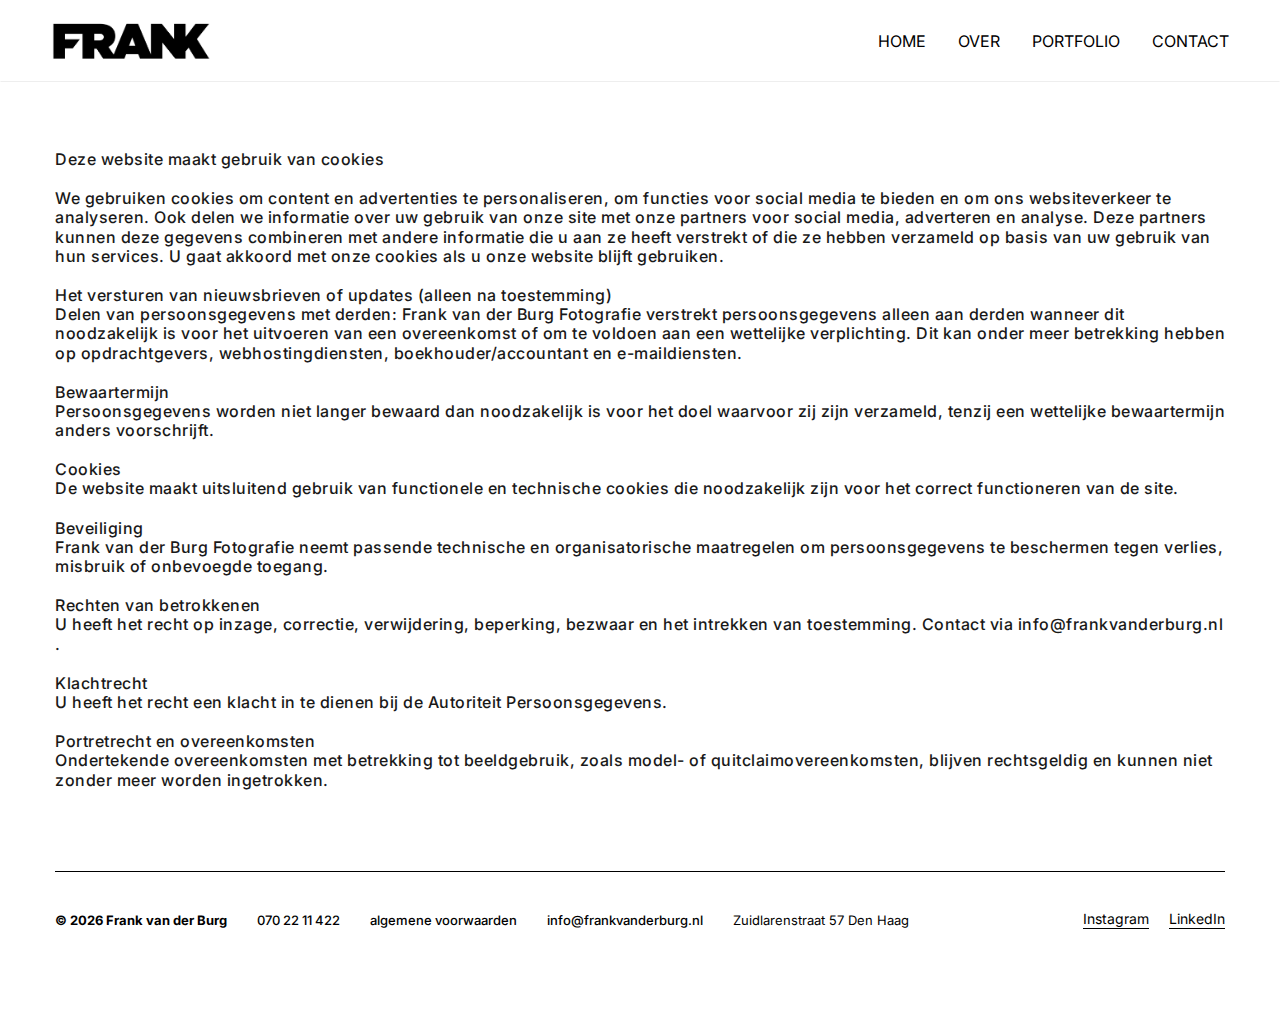
<file: privacy.html>
<!doctype html>
<html lang="en">
	<head>
		<meta charset="UTF-8">
		<meta name="viewport" content="width=device-width, initial-scale=1.0">
		<link rel="shortcut icon" href="./assets/img/fav.png">
		<meta name="keywords" content="privacy policy, gegevensverwerking, privacyverklaring">
		<meta name="description" content="Privacyverklaring van Frank de Fotograaf. Hoe we met uw gegevens omgaan.">
		<title>Privacy</title>
		<link rel="modulepreload" crossorigin href="./js/common.min.js?v=1770888027329">
		<script type="module" crossorigin="" src="./js/main.min.js?v=1770888027329"></script>
		<link rel="stylesheet" crossorigin="" href="./css/main.min.css?v=1770888027329">
	</head>
	<body>
		<div class="wrapper">
			<header data-fls-header="" data-fls-header-scroll="" class="header header--black">
				<div class="header__container">
					<a href="/" class="header__logos">
						<div class="header__logo header__logo--white">
							<picture>
								<source media="(max-width: 600px)" srcset="./assets/img/logo-white-600.webp" type="image/webp">
								<source media="(max-width: 1200px)" srcset="./assets/img/logo-white-1200.webp" type="image/webp">
								<img alt="Image" src="./assets/img/logo-white.webp">
							</picture>
						</div>
						<div class="header__logo header__logo--black">
							<picture>
								<source media="(max-width: 600px)" srcset="./assets/img/logo-black-600.webp" type="image/webp">
								<source media="(max-width: 1200px)" srcset="./assets/img/logo-black-1200.webp" type="image/webp">
								<img alt="Image" src="./assets/img/logo-black.webp">
							</picture>
						</div>
					</a>
					<div class="header__menu menu">
						<button type="button" data-fls-menu="" class="menu__icon icon-menu">
							<span></span>
						</button>
						<nav class="menu__body">
							<ul class="menu__list">
								<li class="menu__item">
									<a href="/" class="menu__link">Home</a>
								</li>
								<li class="menu__item">
									<a href="/about.html" class="menu__link">Over</a>
								</li>
								<li class="menu__item">
									<a href="/portfolio.html" class="menu__link">Portfolio</a>
								</li>
								<li class="menu__item">
									<a href="contact.html" class="menu__link">Contact</a>
								</li>
							</ul>
						</nav>
					</div>
				</div>
			</header>
			<main class="page">
				<div data-fls-index="" class="privacy">
					<div class="privacy__container">
						<div class="privacy__body text-black">
							<p>Deze website maakt gebruik van cookies</p>
							<p>
								We gebruiken cookies om content en advertenties te personaliseren, om functies voor social media te bieden en om ons websiteverkeer te analyseren. Ook delen we informatie over uw gebruik van onze site met onze partners voor social media, adverteren en analyse. Deze partners kunnen deze gegevens combineren met andere informatie die u aan ze heeft verstrekt of die ze hebben verzameld op basis van uw gebruik van hun services. U gaat akkoord met onze cookies als u onze website blijft gebruiken.
							</p>
							<h2>Het versturen van nieuwsbrieven of updates (alleen na toestemming)</h2>
							<p>
								Delen van persoonsgegevens met derden: Frank van der Burg Fotografie verstrekt persoonsgegevens alleen aan derden wanneer dit noodzakelijk is voor het uitvoeren van een overeenkomst of om te voldoen aan een wettelijke verplichting. Dit kan onder meer betrekking hebben op opdrachtgevers, webhostingdiensten, boekhouder/accountant en e-maildiensten.
							</p>
							<h2>Bewaartermijn</h2>
							<p>
								Persoonsgegevens worden niet langer bewaard dan noodzakelijk is voor het doel waarvoor zij zijn verzameld, tenzij een wettelijke bewaartermijn anders voorschrijft.
							</p>
							<h2>Cookies</h2>
							<p>
								De website maakt uitsluitend gebruik van functionele en technische cookies die noodzakelijk zijn voor het correct functioneren van de site.
							</p>
							<h2>Beveiliging</h2>
							<p>
								Frank van der Burg Fotografie neemt passende technische en organisatorische maatregelen om persoonsgegevens te beschermen tegen verlies, misbruik of onbevoegde toegang.
							</p>
							<h2>Rechten van betrokkenen</h2>
							<p>
								U heeft het recht op inzage, correctie, verwijdering, beperking, bezwaar en het intrekken van toestemming. Contact via
								<a href="mailto:info@frankvanderburg.nl">info@frankvanderburg.nl</a>
								.
							</p>
							<h2>Klachtrecht</h2>
							<p>U heeft het recht een klacht in te dienen bij de Autoriteit Persoonsgegevens.</p>
							<h2>Portretrecht en overeenkomsten</h2>
							<p>
								Ondertekende overeenkomsten met betrekking tot beeldgebruik, zoals model- of quitclaimovereenkomsten, blijven rechtsgeldig en kunnen niet zonder meer worden ingetrokken.
							</p>
						</div>
					</div>
				</div>
			</main>
			<footer data-fls-footer="" class="footer">
				<div class="footer__container">
					<div class="footer__bottom">
						<div class="footer__info">
							<p class="footer__copy">© 2026 Frank van der Burg</p>
							<a href="tel:0702211422" class="footer__contact-link">070 22 11 422</a>
							<a href="/algemene-voorwaarden.html" class="footer__contact-link">algemene voorwaarden</a>
							<a href="mailto:info@frankvanderburg.nl" class="footer__contact-link">info@frankvanderburg.nl</a>
							<p class="footer__address">Zuidlarenstraat 57 Den Haag</p>
						</div>
						<div class="footer__socials">
							<a href="https://www.instagram.com/frankdefotograaf/" target="_blank" class="footer__social-link">Instagram</a>
							<a href="https://nl.linkedin.com/in/fvanderburg" target="_blank" class="footer__social-link">LinkedIn</a>
						</div>
					</div>
				</div>
			</footer>
		</div>
	</body>
</html>
</file>
<file: css/main.min.css>
@import url("https://fonts.googleapis.com/css?family=Poppins:500,600,700&display=swap");@import url("https://fonts.googleapis.com/css?family=Playfair+Display:regular,500,600,700&display=swap");@import url("https://fonts.googleapis.com/css?family=Inter:regular,500,600,700&display=swap");*{border:0;margin:0;padding:0}*,:after,:before{box-sizing:border-box}:after,:before{display:inline-block}body,html{height:100%}body{line-height:1;scrollbar-gutter:stable;-ms-text-size-adjust:100%;-moz-text-size-adjust:100%;-webkit-text-size-adjust:100%;-webkit-font-smoothing:antialiased;-moz-osx-font-smoothing:grayscale}button,input,textarea{background-color:transparent;color:inherit;font-family:inherit;font-size:inherit;line-height:inherit}input,textarea{width:100%}label{display:inline-block}button,option,select{cursor:pointer}a{color:inherit;display:inline-block;text-decoration:none}ul li{list-style:none}img{height:auto;max-width:100%;vertical-align:middle}h1,h2,h3,h4,h5,h6{font-size:inherit;font-weight:inherit}address{font-style:normal}:root{--primary:#000;--white:#fff;--gray:#444}body{color:var(--white);font-family:Inter;font-size:1rem;min-width:20rem}[data-fls-scrolllock] body{overflow:hidden;overscroll-behavior:none;touch-action:none}.wrapper{display:flex;flex-direction:column;min-height:100%;overflow:clip}.wrapper>main{flex:1 1 auto}.wrapper>*{min-width:0}[class*=__container]{margin:0 auto;max-width:75rem;padding-left:.9375rem;padding-right:.9375rem}.text-black{color:#191919;font-weight:500;letter-spacing:.03125rem;line-height:1.2}.text-black p:not(:last-child){margin-bottom:1.25rem}.portfolio-page,.privacy{padding-top:9.375rem}.main-portfolio__title{text-align:center}.main-portfolio__title:not(:last-child){margin-bottom:2.1875rem}.main-portfolio__title{color:var(--primary);font-size:clamp(2.5rem,8vw,5rem);font-weight:700;letter-spacing:.1em;line-height:1.1;margin-bottom:1rem;text-transform:uppercase}.main-portfolio__container{max-width:100%}.main-portfolio__item,.main-portfolio__sizer{width:100%}.main-portfolio__item{margin-bottom:1rem}.main-portfolio__image{background-color:#f5f5f5;overflow:hidden;position:relative;width:100%}.main-portfolio__image img{display:block;height:auto;opacity:1;transition:all .8s ease;width:100%}.main-portfolio__nav{align-items:center;display:flex;gap:2.5rem;justify-content:center}.main-portfolio__nav:not(:last-child){margin-bottom:3.75rem}.main-portfolio__filter-link{color:var(--primary);font-size:1.125rem;font-weight:500;line-height:1.2;position:relative}.main-portfolio__filter-link:before{background-color:var(--primary);content:"";height:.09375rem;left:50%;position:absolute;top:115%;transition:all .3s;width:0}.main-portfolio__filter-link.active:before{left:0;width:100%}.about-portfolio{opacity:0;transition:all .8s}.about-portfolio.--watcher-view{opacity:1;transform:translate(0)}.hero{align-items:center;color:#fff;display:flex;justify-content:center;min-height:100svh;overflow:hidden;position:relative}.hero__video{z-index:1}.hero__video,.hero__video:before{height:100%;left:0;position:absolute;top:0;width:100%}.hero__video:before{background:linear-gradient(180deg,rgba(0,0,0,.8),rgba(0,0,0,.8),rgba(0,0,0,.9));content:"";z-index:2}.hero__container{align-items:center;display:flex;flex-direction:column;max-width:75rem;padding:0 1.25rem;text-align:center;width:100%;z-index:5}.hero__mouse{animation:smoothScroll 3s ease-in-out infinite;bottom:4.375rem;left:50%;position:absolute;transform:translate(-50%);z-index:30}@keyframes smoothScroll{0%{transform:translateY(.3125rem)}50%{transform:translateY(-.3125rem)}to{transform:translateY(.3125rem)}}.hero__subtitle{animation:fadeInUp 1s .8s forwards;font-size:3.25rem;font-weight:700;letter-spacing:.09375rem;line-height:1;transform:translateY(1.25rem)}.hero p,.hero__subtitle{max-width:62.5rem;opacity:0}.hero p{animation:fadeInUp 1s 1.1s forwards;color:hsla(0,0%,100%,.8);font-size:.9375rem;font-weight:600;line-height:1.2;margin-bottom:2.5rem}.home-video{height:100%;left:0;object-fit:cover;position:absolute;top:0;width:100%}@keyframes fadeInUp{to{opacity:1;transform:translateY(0)}}.about-section{background-color:var(--white);color:var(--primary);opacity:0;padding:5rem 0;transition:all .8s}.about-section.--watcher-view{opacity:1}.about-section__container{align-items:center;display:flex;gap:2.5rem;justify-content:space-between}.about-section__content{max-width:37.5rem}.about-section__title{color:#444;font-size:1.5rem;font-weight:700;letter-spacing:-.02em;line-height:.9;margin:0;text-transform:uppercase}.about-section__title:not(:last-child){margin-bottom:2rem}.about-section__paragraph{color:var(--gray);font-size:.9375rem;font-weight:400;line-height:1.6}.about-section__paragraph:last-child{margin-bottom:0}.about-section__paragraph--lead{color:var(--gray);font-size:1.125rem;font-weight:500;line-height:1.4;margin-bottom:1rem}.about-section__image{aspect-ratio:1/1;border-radius:50%;max-width:18.4375rem;overflow:hidden;position:relative;width:100%}.about-section__image img{border-radius:50%;height:100%;left:0;object-fit:cover;position:absolute;top:0;transform:scale(1.4);width:100%}.review-card{display:flex;flex-direction:column;justify-content:space-between;text-align:center;transition:all .4s ease}.review-card__text{color:var(--gray);display:-webkit-box;font-size:1rem;font-style:italic;font-weight:300;-webkit-line-clamp:4;line-height:1.6;-webkit-box-orient:vertical;line-height:1.5;max-height:5.625rem;overflow:hidden}.review-card__text:not(:last-child){margin-bottom:1.875rem}.review-card__author{color:var(--primary);font-size:.875rem;font-weight:700;letter-spacing:.1em;margin:0;text-transform:uppercase}.swiper-pagination{align-items:center;display:flex;gap:.5rem;justify-content:center}.swiper-pagination-bullet{background-color:#666;border-radius:50%;cursor:pointer;height:.5rem;transition:all .3s;width:.5rem}.swiper-pagination-bullet-active{background-color:#999}.advantages{background-color:var(--white);color:var(--primary);padding:5rem 0}.advantages__header{margin-bottom:5rem;text-align:center}.advantages__title{color:var(--primary);font-size:1.5rem;font-weight:700;letter-spacing:.1875rem;margin:0;opacity:0;text-transform:uppercase;transform:translateY(20%);transition:all .8s}.advantages__title.--watcher-view{opacity:1;transform:translate(0)}.advantages__grid{display:grid;gap:2.5rem;grid-template-columns:1fr}.item-advantage{align-items:center;display:flex;flex-direction:column;opacity:0;padding:1.875rem 1.25rem;text-align:center;transform:translateY(20%);transition:all .4s ease;transition:all .8s}.item-advantage.--watcher-view{opacity:1;transform:translate(0)}.item-advantage:first-child{transition-delay:.1s}.item-advantage:nth-child(2){transition-delay:.2s}.item-advantage:nth-child(3){transition-delay:.3s}.item-advantage:nth-child(4){transition-delay:.4s}.item-advantage:nth-child(5){transition-delay:.5s}.item-advantage:nth-child(6){transition-delay:.6s}.item-advantage:nth-child(7){transition-delay:.7s}.item-advantage:nth-child(8){transition-delay:.8s}.item-advantage:nth-child(9){transition-delay:.9s}.item-advantage:nth-child(10){transition-delay:1s}.item-advantage:nth-child(11){transition-delay:1.1s}.item-advantage:nth-child(12){transition-delay:1.2s}.item-advantage:nth-child(13){transition-delay:1.3s}.item-advantage:nth-child(14){transition-delay:1.4s}.item-advantage:nth-child(15){transition-delay:1.5s}.item-advantage:nth-child(16){transition-delay:1.6s}.item-advantage:nth-child(17){transition-delay:1.7s}.item-advantage:nth-child(18){transition-delay:1.8s}.item-advantage:nth-child(19){transition-delay:1.9s}.item-advantage:nth-child(20){transition-delay:2s}.item-advantage__title{font-size:1.125rem;font-weight:700;letter-spacing:.09375rem;margin-bottom:1.875rem;text-transform:uppercase}.item-advantage__text,.item-advantage__title{color:var(--gray);font-family:Inter,sans-serif}.item-advantage__text{font-size:.875rem;font-weight:400;line-height:1.8;margin:0}.title{color:#444;font-size:1.5rem;font-weight:700;letter-spacing:-.02em;line-height:.9;margin:0;text-transform:uppercase}.title:not(:last-child){margin-bottom:2.1875rem}.contact__content{max-width:23.4375rem;padding:8.75rem 0}.contact__text{color:var(--gray);letter-spacing:.03em;line-height:1.4}.contact__map{height:26.75rem;position:relative}.contact__map iframe{border:0;filter:grayscale(100%) contrast(1.1);height:100%;left:0;position:absolute;top:0;width:100%}.contact__map--mobile{margin:0 -1rem}.block-contact{background-color:#e8e8e8;padding:1.25rem 0}.block-contact--anim{opacity:0;transition:all .8s}.block-contact--anim.--watcher-view{opacity:1}.block-contact__container{align-items:center;display:flex;gap:2rem;justify-content:space-between}.block-contact__title:not(:last-child){margin-bottom:0}.block-contact__button{align-items:center;background-color:#18191b;border:.125rem solid #18191b;color:#fff!important;display:flex;font-size:.75rem!important;font-weight:600;justify-content:center;letter-spacing:.125rem;outline:0;padding:.5rem .75rem .375rem .9375rem;text-decoration:none;text-shadow:none;text-transform:uppercase;-webkit-transition:all .3s ease-in-out;-moz-transition:all .3s ease-in-out;transition:all .3s ease-in-out;transition:all .3s}.overlay{background-image:url(../assets/img/bg/FvdB_fotograaf001.webp);min-height:21.875rem}.overlay,.services{background-attachment:fixed;background-position:50%;background-repeat:no-repeat;background-size:cover;position:relative}.services{background-image:url(../assets/img/about/main.webp);padding:8.75rem 0}.services:before{background:linear-gradient(180deg,rgba(0,0,0,.7),rgba(0,0,0,.7),rgba(0,0,0,.8));content:"";height:100%;left:0;position:absolute;top:0;width:100%;z-index:2}.services__container{position:relative;z-index:4}.services__top:not(:last-child){margin-bottom:3rem}.services__top{margin:0 auto;max-width:46.875rem;text-align:center}.services__text,.services__title{color:var(--white)}.services__text{letter-spacing:.03em;line-height:1.3}.services__items{display:grid;gap:2.5rem;grid-template-columns:repeat(3,1fr)}.item-service{text-align:center}.item-service__title{font-size:1.125rem;font-weight:700}.item-service__title:not(:last-child){margin-bottom:2.1875rem}.item-service__text,.text{font-size:.9375rem;letter-spacing:.03em;line-height:1.3}.btn{align-items:center;background-color:#18191b;border:.125rem solid #18191b;color:#fff!important;display:flex;font-size:.75rem!important;font-weight:600;justify-content:center;letter-spacing:.125rem;outline:0;padding:.5rem .75rem .375rem .9375rem;text-decoration:none;text-shadow:none;text-transform:uppercase;-webkit-transition:all .3s ease-in-out;-moz-transition:all .3s ease-in-out;transition:all .3s ease-in-out}.about-leader{background-color:#f7f7f7;overflow:hidden;padding:3.75rem 0}.about-leader__wrapper{align-items:stretch;display:flex;flex-direction:column;gap:2.5rem;opacity:0;transform:translateY(20%);transition:all .8s}.about-leader__wrapper.--watcher-view{opacity:1;transform:translate(0)}.about-leader__image{display:block;flex:0 0 100%;padding-bottom:55%;position:relative}.about-leader__image img{filter:grayscale(20%);height:100%;left:0;object-fit:cover;object-position:20% 58%;position:absolute;top:0;width:100%}.about-leader__content{display:flex;flex:1;flex-direction:column;justify-content:center}.about-leader__title{font-size:2rem;font-weight:700;letter-spacing:.125rem;position:relative;text-transform:uppercase}.about-leader__text,.about-leader__title{font-family:Inter,sans-serif;margin-bottom:1.875rem}.about-leader__text{color:rgba(0,0,0,.7);font-size:1.125rem;font-weight:400;line-height:2}.about-leader__text p:not(:last-child){margin-bottom:1rem}.about-leader__socials{display:flex;gap:1.25rem}.about-leader__social-link{color:var(--primary);font-size:1.25rem;transition:opacity .3s ease}.blog-preview{background-color:var(--white);padding:8.75rem 0}.blog-preview__header{align-items:baseline;display:flex;justify-content:space-between;margin-bottom:3.125rem;padding-bottom:.9375rem}.blog-preview__title{font-size:1.5rem;letter-spacing:.09375rem;margin:0}.blog-preview__link-all,.blog-preview__title{font-family:Inter,sans-serif;font-weight:700;text-transform:uppercase}.blog-preview__link-all{color:var(--primary);font-size:1rem;text-decoration:none;transition:color .3s ease}.blog-preview__grid{display:grid;gap:3.125rem 1.875rem;grid-template-columns:1fr}.card-blog{display:flex;flex-direction:column}.card-blog__image{aspect-ratio:16/10;display:block;margin-bottom:1.5625rem;overflow:hidden}.card-blog__image img{height:100%;object-fit:cover;transition:transform .6s cubic-bezier(.25,1,.5,1);width:100%}.card-blog__title-link{color:var(--primary);display:block;margin-bottom:.9375rem;text-decoration:none}.card-blog__title{font-family:Inter,sans-serif;font-size:.9375rem;font-weight:700;letter-spacing:.03125rem;line-height:1.4;margin:0;text-transform:uppercase;transition:opacity .3s ease}.card-blog__text{color:rgba(0,0,0,.6);flex-grow:1;font-family:Inter,sans-serif;font-size:.875rem;font-weight:400;line-height:1.7;margin-bottom:1.25rem}.card-blog__btn{align-self:flex-start;background-color:#ddd;color:var(--primary);font-family:Inter,sans-serif;font-size:.625rem;font-weight:700;letter-spacing:.0625rem;padding:.375rem .625rem;text-decoration:none;text-transform:uppercase;transition:all .3s ease}.portfolio{padding:3.75rem 0}.portfolio__header{margin-bottom:2.5rem;text-align:center}.portfolio__items{display:grid;gap:1rem;grid-template-columns:repeat(3,1fr)}.portfolio__column{display:flex;flex-direction:column;gap:1rem}.portfolio__column:first-child .portfolio__item:first-child .portfolio__image{height:37.5rem}.portfolio__column:first-child .portfolio__item:nth-child(2) .portfolio__image{height:24rem}.portfolio__column:nth-child(2) .portfolio__item:first-child .portfolio__image{height:21.875rem}.portfolio__column:nth-child(2) .portfolio__item:nth-child(2) .portfolio__image{height:19.875rem}.portfolio__column:nth-child(2) .portfolio__item:nth-child(3) .portfolio__image{height:18.75rem}.portfolio__column:nth-child(3) .portfolio__item:first-child .portfolio__image{height:28.75rem}.portfolio__column:nth-child(3) .portfolio__item:nth-child(2) .portfolio__image{height:21.75rem}.portfolio__column:nth-child(3) .portfolio__item:nth-child(3) .portfolio__image{height:18.75rem}.portfolio .portfolio__image{overflow:hidden;position:relative;width:100%}.portfolio .portfolio__image img{height:100%;left:0;object-fit:cover;position:absolute;top:0;transition:all .8s;width:100%;z-index:30}.portfolio__item{display:block;width:100%}.portfolio__image{background-color:#f5f5f5;overflow:hidden;position:relative;width:100%}.portfolio__image img{display:block;height:100%;left:0;object-fit:cover;opacity:1;position:absolute;top:0;transition:opacity .6s ease;width:100%}.testimonials{opacity:0;transition:all .8s}.testimonials.--watcher-view{opacity:1}.testimonials{background-color:var(--white);color:var(--primary);padding:2.5rem 0}.testimonials__header:not(:last-child){margin-bottom:1.875rem}.testimonials__title{font-size:1.5rem;font-weight:900;letter-spacing:-.02em;line-height:1;margin:0;text-align:center;text-transform:uppercase}.testimonials__slider{margin:0 auto;max-width:25rem;position:relative}.testimonials__slider.swiper{overflow:visible}.testimonials__slide{background-color:#fff;opacity:.3;transition:opacity .3s}.testimonials__slide.swiper-slide-active{opacity:1}.testimonials__image{align-items:center;display:flex;justify-content:center;padding-bottom:27%;position:relative}.testimonials__image img{height:100%;left:0;object-fit:contain;position:absolute;top:0;width:100%}.testimonials__arrow{height:1.875rem;position:absolute;top:50%;transform:translateY(-50%);width:1.875rem}.testimonials__arrow--prev{left:-2.8125rem;transform:rotate(-180deg)}.testimonials__arrow--next{right:-2.8125rem}.testimonials__wrapper:not(:last-child){margin-bottom:2rem}.contact-page{align-items:stretch;display:flex;flex-direction:column;min-height:100svh;padding-top:9.375rem}.contact-page__container{flex:1 1 auto;width:100%}.contact-page__container:not(:last-child){margin-bottom:5rem}.contact-page__content{display:grid;gap:2.5rem;grid-template-columns:repeat(2,1fr)}.contact-page__title:not(:last-child){margin-bottom:2.1875rem}.contact-page__items{display:grid}.contact-page__item{align-items:center;color:var(--primary);display:block;display:flex;font-size:1.125rem;gap:.5rem;line-height:1.2}.contact-page__item span img{height:1rem;width:1rem}.contact-page__info{border-bottom:.0625rem solid #eee;line-height:1.2;max-width:34.375rem;padding-bottom:2.1875rem}.contact-page__info:not(:last-child){margin-bottom:2.1875rem}.contact-page__text{color:var(--gray);font-size:1.125rem}.contact-page__text p:not(:last-child){margin-bottom:1rem}.contact-page__columns{gap:18.75rem}.contact-page__item{color:var(--gray);font-weight:600}.contact-page__item:not(:last-child){margin-bottom:1.25rem}.contact-page__items{align-items:center;display:flex;flex-wrap:wrap;gap:1.25rem}.contact-page__items .contact-page__item:not(:last-child){margin-bottom:0}.contact-page__items:not(:last-child){margin-bottom:1.25rem}.contact-page__columns{display:grid;gap:7.5rem;grid-template-columns:repeat(2,1fr)}.contact-page__column{display:flex;flex-direction:column;justify-content:space-between;justify-self:flex-start}.contact-page__column a{display:inline-flex}.contact-block{display:flex;flex-direction:column}.contact-block:not(:last-child){margin-bottom:3.75rem}.contact-block__title{color:#777;font-size:.875rem;letter-spacing:.08em;margin-bottom:1rem;min-height:1.375rem;text-transform:uppercase}.contact-block__hint{color:#999;font-size:.9375rem;font-style:italic;line-height:1.4;margin-top:.75rem;max-width:26.25rem}.contact-link,.contact-link-group{align-items:center;color:#111;display:flex;font-size:1.125rem;gap:.75rem;line-height:1.4;text-decoration:none}.contact-link-group:not(:last-child),.contact-link:not(:last-child){margin-bottom:.5rem}.contact-link-group:hover,.contact-link:hover{text-decoration:underline}.contact-link-group.muted,.contact-link.muted{color:#555}.contact-link .icon,.contact-link-group .icon{flex:0 0 1.125rem;margin-top:.125rem}.contact-link .icon img,.contact-link-group .icon img{display:block;height:1.125rem;width:1.125rem}.contact-link-group .text{display:flex;flex-direction:column}.contact-link-group .text span:not(:last-child){margin-bottom:.25rem}.algemene{font-weight:500;padding-top:12.5rem}.algemene__title{color:#191919;font-size:2.75rem;margin-bottom:2rem}.algemene__description{color:#9e9e9e;font-size:.75rem;line-height:1.5;margin-bottom:1.25rem}.algemene__block ul{line-height:1.2;margin-bottom:1rem}.algemene__block h2{color:#191919;font-size:2.25rem;margin-bottom:.625rem}.algemene__items{margin-bottom:1.25rem}.algemene__item{color:#9e9e9e;font-size:.9375rem}.algemene__item:not(:last-child){margin-bottom:.375rem}.algemene__summary{color:#191919;font-size:.75rem;margin-bottom:1rem}.circle{color:#9e9e9e;font-size:.9375rem;padding-left:1.5625rem}.circle:not(:last-child){margin-bottom:.5rem}.circle li{list-style:inside;list-style-position:outside;margin-bottom:.25rem}.about-main{align-items:center;display:flex;justify-content:center;min-height:80svh;position:relative}.about-main__image,.about-main__image img{height:100%;left:0;position:absolute;top:0;width:100%}.about-main__image img{object-fit:cover}.about-main__image:before{background:linear-gradient(180deg,rgba(0,0,0,.7),rgba(0,0,0,.7),rgba(0,0,0,.8));content:"";height:100%;left:0;position:absolute;top:0;width:100%;z-index:2}.about-main__container{position:relative;z-index:2}.about-main__content{text-align:center}.about-main__title{animation:fadeInUp 1s .8s forwards;color:var(--white);font-size:3.75rem;font-weight:700;opacity:0;transform:translateY(1.25rem)}.about-main__title:not(:last-child){margin-bottom:2.1875rem}.about-main__label{color:var(--white);font-size:1.125rem;font-weight:700}.menu__list{align-items:center;display:flex;gap:2rem}.menu__link{color:var(--white);font-size:1rem;position:relative;text-transform:uppercase;transition:all .3s}.menu__link:before{background-color:var(--white);content:"";height:.09375rem;left:50%;position:absolute;top:115%;transition:all .3s;width:0}.--header-scroll .menu__link{color:var(--primary)}.--header-scroll .menu__link:before{background-color:var(--primary)}[data-fls-menu-open] .menu__link{color:var(--white)}[data-fls-menu-open] .menu__link:before{background-color:var(--white)}.menu__link--active:before{left:0;width:100%}.icon-menu{display:none}.header{border:.0625rem solid transparent;left:0;position:fixed;top:0;transition:all .5s;width:100%;z-index:1000}.header--black,.header.--header-scroll{background-color:var(--white);border-bottom:.0625rem solid #eee}.header--black.--header-scroll .header__logo--white{opacity:0;transition:opacity .3s ease}[data-fls-menu-open] .header--black.--header-scroll .header__logo--white{display:none}.header--black.--header-scroll .header__logo--black,[data-fls-menu-open] .header--black.--header-scroll .header__logo--black{opacity:1}[data-fls-menu-open] .header--black.--header-scroll .icon-menu span,[data-fls-menu-open] .header--black.--header-scroll .icon-menu:after,[data-fls-menu-open] .header--black.--header-scroll .icon-menu:before{background-color:var(--primary)}.header--black .header__logo--white{opacity:1;transition:opacity .3s ease}.header--black .header__logo--black{opacity:1}[data-fls-menu-open] .header--black .header__logo--black{opacity:0}.--header-scroll [data-fls-menu-open] .header--black .header__logo--black{opacity:1}.header--black .menu__link{color:var(--primary)}.header--black .menu__link:before{background-color:var(--primary)}[data-fls-menu-open] .header--black .menu__link{color:var(--white)}[data-fls-menu-open] .header--black .menu__link:before{background-color:var(--white)}.--header-scroll .header--black .icon-menu span,.--header-scroll .header--black .icon-menu:after,.--header-scroll .header--black .icon-menu:before,.header--black .icon-menu span,.header--black .icon-menu:after,.header--black .icon-menu:before{background-color:var(--primary)}[data-fls-menu-open] .header--black .icon-menu span,[data-fls-menu-open] .header--black .icon-menu:after,[data-fls-menu-open] .header--black .icon-menu:before{background-color:var(--white)}.header__container{align-items:center;display:flex;gap:2rem;justify-content:space-between;min-height:5rem;padding-bottom:.3125rem;padding-top:.3125rem;transition:min-height .5s}.--header-scroll .header__container{max-width:75rem;min-height:3.75rem;padding-left:.9375rem;padding-right:.9375rem}.header__logos{max-width:10rem;position:relative;width:100%}.header__logo{height:100%;left:0;min-height:2.4375rem;position:absolute;top:50%;transform:translateY(-50%);transition:all .5s;width:100%;z-index:2}.header__logo--white{opacity:1}.--header-scroll .header__logo--white,.header__logo--black{opacity:0}.--header-scroll .header__logo--black{opacity:1}.header__logo img{left:0;position:absolute;top:0;transition:all .3s;width:100%}[data-fls-header-scroll].--header-scroll{left:0;position:fixed;right:0;top:0;z-index:50}[data-fls-header-scroll-show].--header-scroll{transition:translate .3s;translate:0 -100%}[data-fls-header-scroll-show].--header-show{translate:0 0}.footer{background-color:var(--white);border-top:.0625rem solid hsla(0,0%,100%,.1);color:var(--primary);padding:5rem 0}.footer__top{align-items:center;display:flex;flex-direction:column;gap:3.75rem;justify-content:center;margin-bottom:1.25rem}.footer__logo{max-width:10rem}.footer__logo img{height:auto;width:100%}.footer__list{display:flex;flex-direction:column;gap:.9375rem;list-style:none;margin:0;padding:0}.footer__link{color:var(--primary);font-size:1rem;font-weight:700;position:relative;text-decoration:none;text-transform:uppercase;transition:all .3s ease}.footer__link:before{background-color:var(--primary);content:"";height:.09375rem;left:50%;position:absolute;top:115%;transition:all .3s;width:0}.footer__socials{display:flex;gap:1.25rem}.footer__social-link{border-bottom:.0625rem solid var(--primary);color:var(--primary);font-size:.875rem;padding-bottom:.125rem;text-decoration:none;transition:border-color .3s ease}.footer__bottom{align-items:center;border-top:.0625rem solid var(--primary);display:flex;flex-direction:column;gap:1.875rem;justify-content:center;padding-top:2.5rem}.footer__info,.footer__legal{color:var(--primary);display:flex;flex-direction:column;font-size:.8125rem;gap:.625rem}.footer__legal-link{color:inherit;text-decoration:none;transition:color .3s ease}.footer__info{color:var(--primary);display:flex;flex-direction:column;font-size:.8125rem;gap:.625rem;text-align:center}.footer__contact-link{color:inherit;font-weight:500;text-decoration:none;transition:opacity .3s ease}.footer__copy{font-weight:700}@media (max-width:61.99875em){.about-section__container{flex-direction:column-reverse}.portfolio__items,.services__items{grid-template-columns:repeat(2,1fr)}.portfolio__column{margin-top:0}.portfolio__column .portfolio__item .portfolio__image{height:25rem}.contact-page__columns{gap:3.75rem}.contact-block--socials{display:none}.contact-block:not(:last-child){margin-bottom:1.875rem}.algemene__title{font-size:2rem}.algemene__block h2{font-size:1.5rem}}@media (max-width:47.99875em) and (any-hover:none){.icon-menu{cursor:default}}@media (max-width:47.99875em){.privacy{padding-top:6.25rem}.about-section__image{max-width:12.5rem}.contact__map--desktop{display:none}.block-contact__container{flex-direction:column;text-align:center}.overlay{display:none}.services__items{grid-template-columns:auto}.about-leader{padding:2.5rem 0}.portfolio__items{grid-template-columns:1fr}.portfolio__column:nth-child(2) .portfolio__item:nth-child(3),.testimonials{display:none}.contact-page{padding-top:6.25rem}.contact-page__items--socials{display:none}.contact-page__columns{gap:1.875rem;grid-template-columns:auto;grid-template-columns:1fr}.menu__body{height:100svh;overflow:auto;padding:9.375rem .9375rem 1.875rem}.menu__body,.menu__body:before{background-color:var(--primary);left:-100%;position:fixed;top:0;transition:left .3s;width:100%}.menu__body:before{content:"";height:5rem;z-index:2}.--header-scroll .menu__body:before{background-color:var(--white);height:3.75rem}[data-fls-menu-open] .menu__body,[data-fls-menu-open] .menu__body:before{left:0}.menu__list{flex-direction:column;gap:4rem}.menu__link{font-size:2.75rem}.icon-menu{display:block;height:1.125rem;position:relative;width:1.875rem;z-index:5}.icon-menu span,.icon-menu:after,.icon-menu:before{background-color:var(--white);content:"";height:.125rem;position:absolute;right:0;transition:all .3s ease 0s;width:100%}.--header-scroll .icon-menu span,.--header-scroll .icon-menu:after,.--header-scroll .icon-menu:before{background-color:var(--primary)}.icon-menu:before{top:0}.icon-menu:after{bottom:0}.icon-menu span{top:calc(50% - .0625rem)}[data-fls-menu-open] .icon-menu span{width:0}[data-fls-menu-open] .icon-menu:before{top:calc(50% - .0625rem);transform:rotate(-45deg)}[data-fls-menu-open] .icon-menu:after{bottom:calc(50% - .0625rem);transform:rotate(45deg)}.footer{padding:2.5rem 0}}@media (max-width:29.99875em){.portfolio__column:first-child .portfolio__item:first-child .portfolio__image{height:25rem}.portfolio__column:first-child .portfolio__item:nth-child(2) .portfolio__image{height:11.875rem}.portfolio__column:nth-child(2) .portfolio__item:first-child .portfolio__image{height:15rem}.portfolio__column:nth-child(2) .portfolio__item:nth-child(2) .portfolio__image{height:9.9375rem}.portfolio__column:nth-child(2) .portfolio__item:nth-child(3) .portfolio__image{height:11.875rem}.portfolio__column:nth-child(3) .portfolio__item:first-child .portfolio__image{height:15rem}.portfolio__column:nth-child(3) .portfolio__item:nth-child(2) .portfolio__image{height:10.625rem}.portfolio__column:nth-child(3) .portfolio__item:nth-child(3) .portfolio__image{height:9.375rem}.portfolio__column .portfolio__item .portfolio__image{height:18.75rem}.testimonials__arrow{display:none}}@media (min-width:37.5em){.main-portfolio__item,.main-portfolio__sizer{width:calc(50% - .625rem)}}@media (min-width:47.99875em){.advantages__grid{grid-template-columns:repeat(2,1fr)}.contact__map--mobile{display:none}.blog-preview__grid{grid-template-columns:repeat(2,1fr)}.portfolio__column:nth-child(3){margin-top:-8.75rem}.footer__list{flex-direction:row;gap:2.5rem}.footer__info,.footer__legal{flex-direction:row;gap:1.875rem}.footer__info{flex-wrap:wrap;justify-content:center}}@media (min-width:61.99875em){.hero__content{margin-top:-21.25rem}.advantages__grid{gap:1.875rem;grid-template-columns:repeat(4,1fr)}.about-leader__wrapper{align-items:start;flex-direction:row;gap:5rem}.about-leader__image{flex:0 0 45%;padding-bottom:30%}.blog-preview__grid{grid-template-columns:repeat(3,1fr)}.header__container{max-width:inherit;padding-left:3.125rem;padding-right:3.125rem}.footer__bottom,.footer__top{flex-direction:row}.footer__bottom{justify-content:space-between}}@media (min-width:64rem){.about-section__title{flex:0 0 40%}.about-section__text-group{flex:0 0 55%}}@media (min-width:64em){.main-portfolio__item,.main-portfolio__sizer{width:calc(33.333% - .875rem)}}@media (any-hover:hover){.main-portfolio__item:hover .main-portfolio__image img{transform:scale(1.1)}.main-portfolio__filter-link:hover:before{left:0;width:100%}.item-advantage:hover .item-advantage__icon{transform:scale(1.1)}.block-contact__button:hover{background-color:#444;border:.125rem solid #444}.btn:hover{background-color:rgba(24,25,27,.689);border:.125rem solid gba(24,25,27,.689)}.about-leader__social-link:hover{opacity:.6}.blog-preview__link-all:hover{color:var(--primary)}.card-blog__image:hover img{transform:scale(1.05)}.card-blog__title:hover{opacity:.7}.card-blog__btn:hover{background-color:var(--primary);color:var(--white)}.portfolio__item:hover .portfolio__image img{transform:scale(1.1)}.contact-link-group.muted:hover,.contact-link.muted:hover{text-decoration:none}.footer__link:hover:before,.menu__link:hover:before{left:0;width:100%}.footer__social-link:hover{border-bottom-color:transparent}.footer__legal-link:hover{color:var(--primary)}.footer__contact-link:hover{opacity:.6}}
</file>
